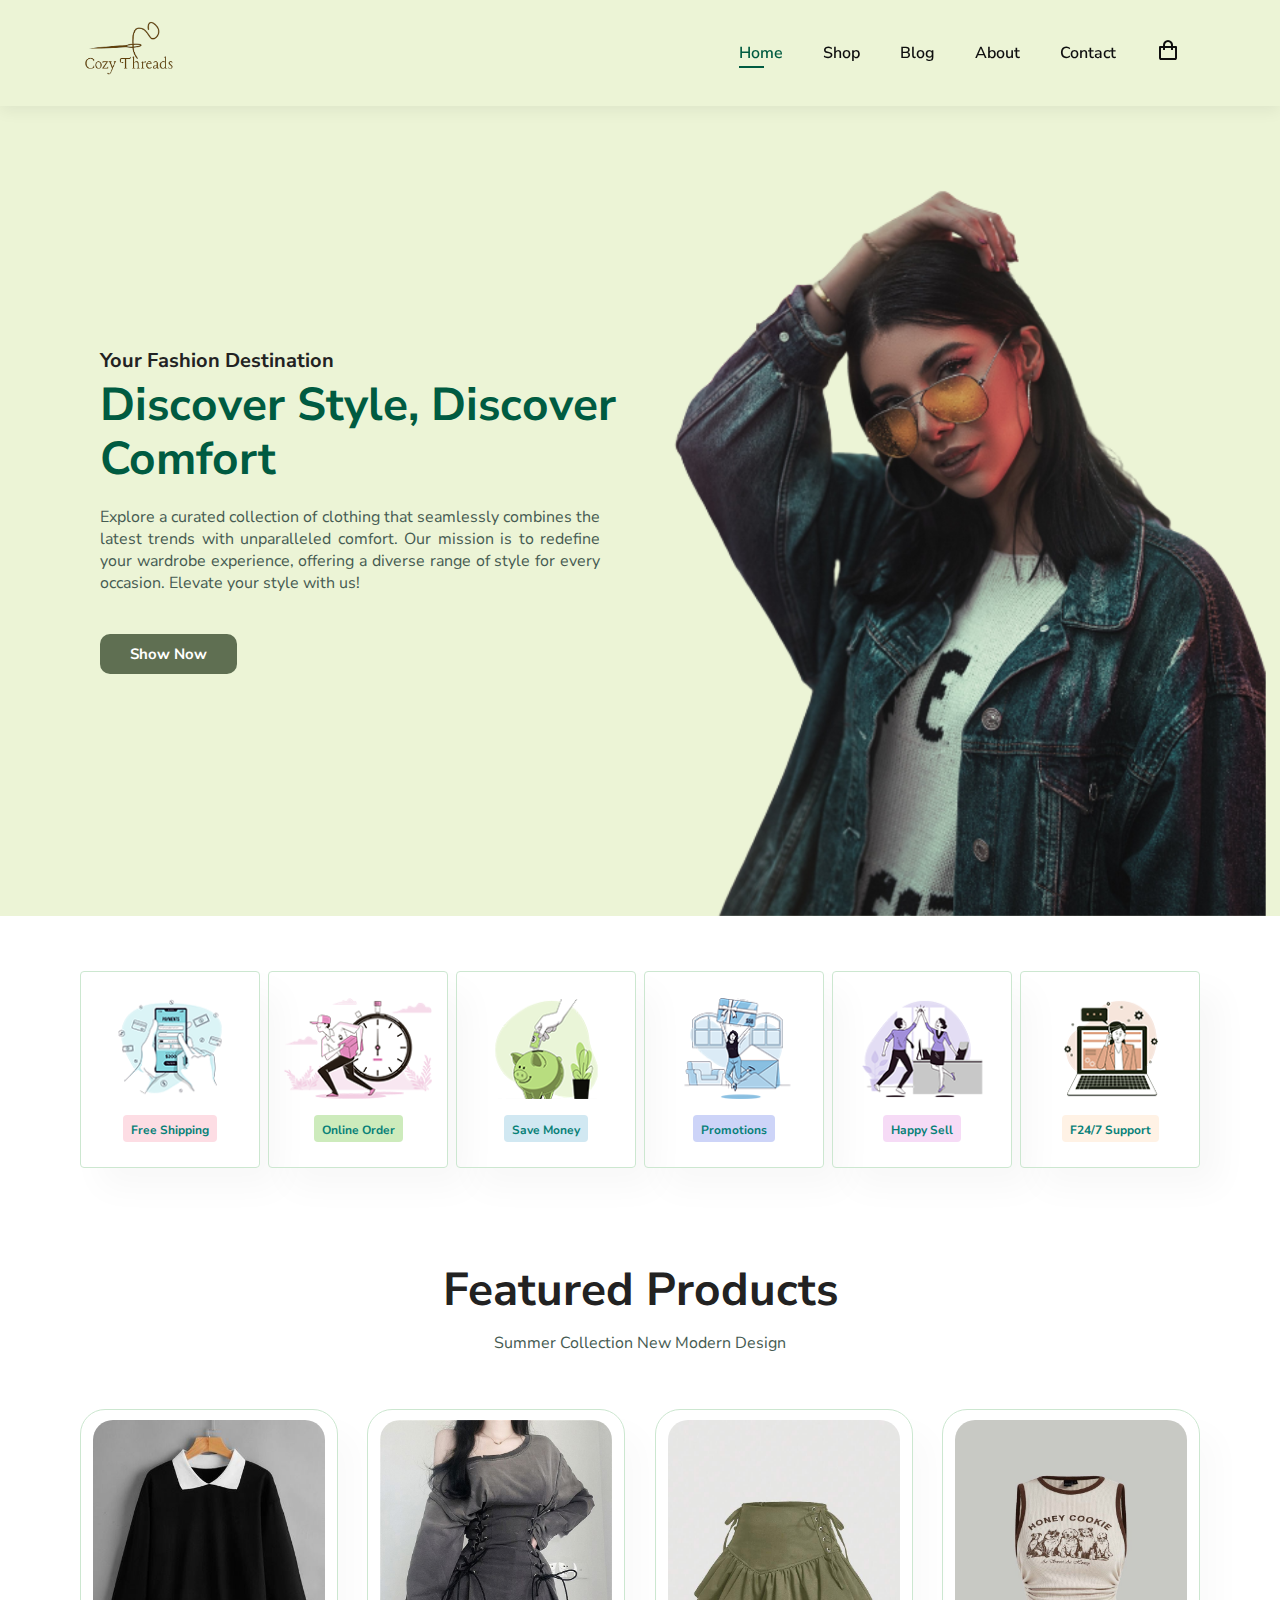
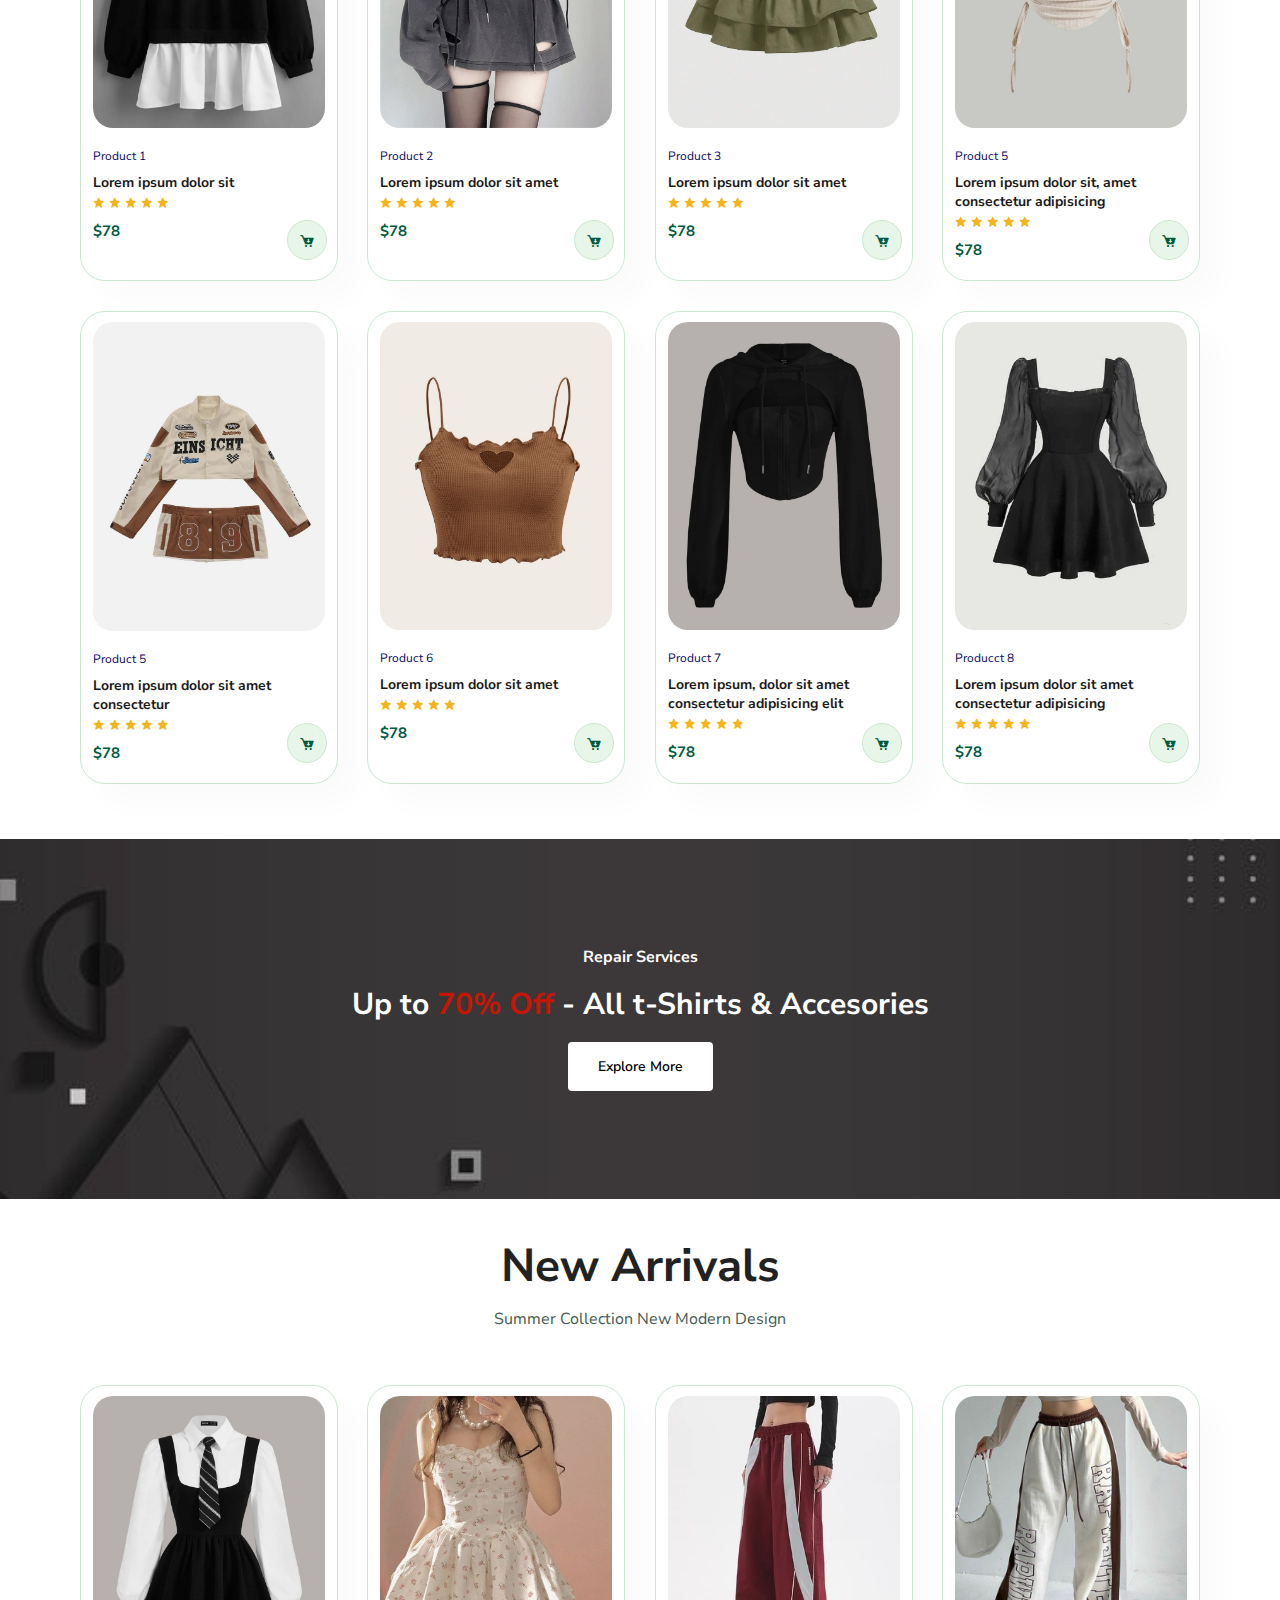
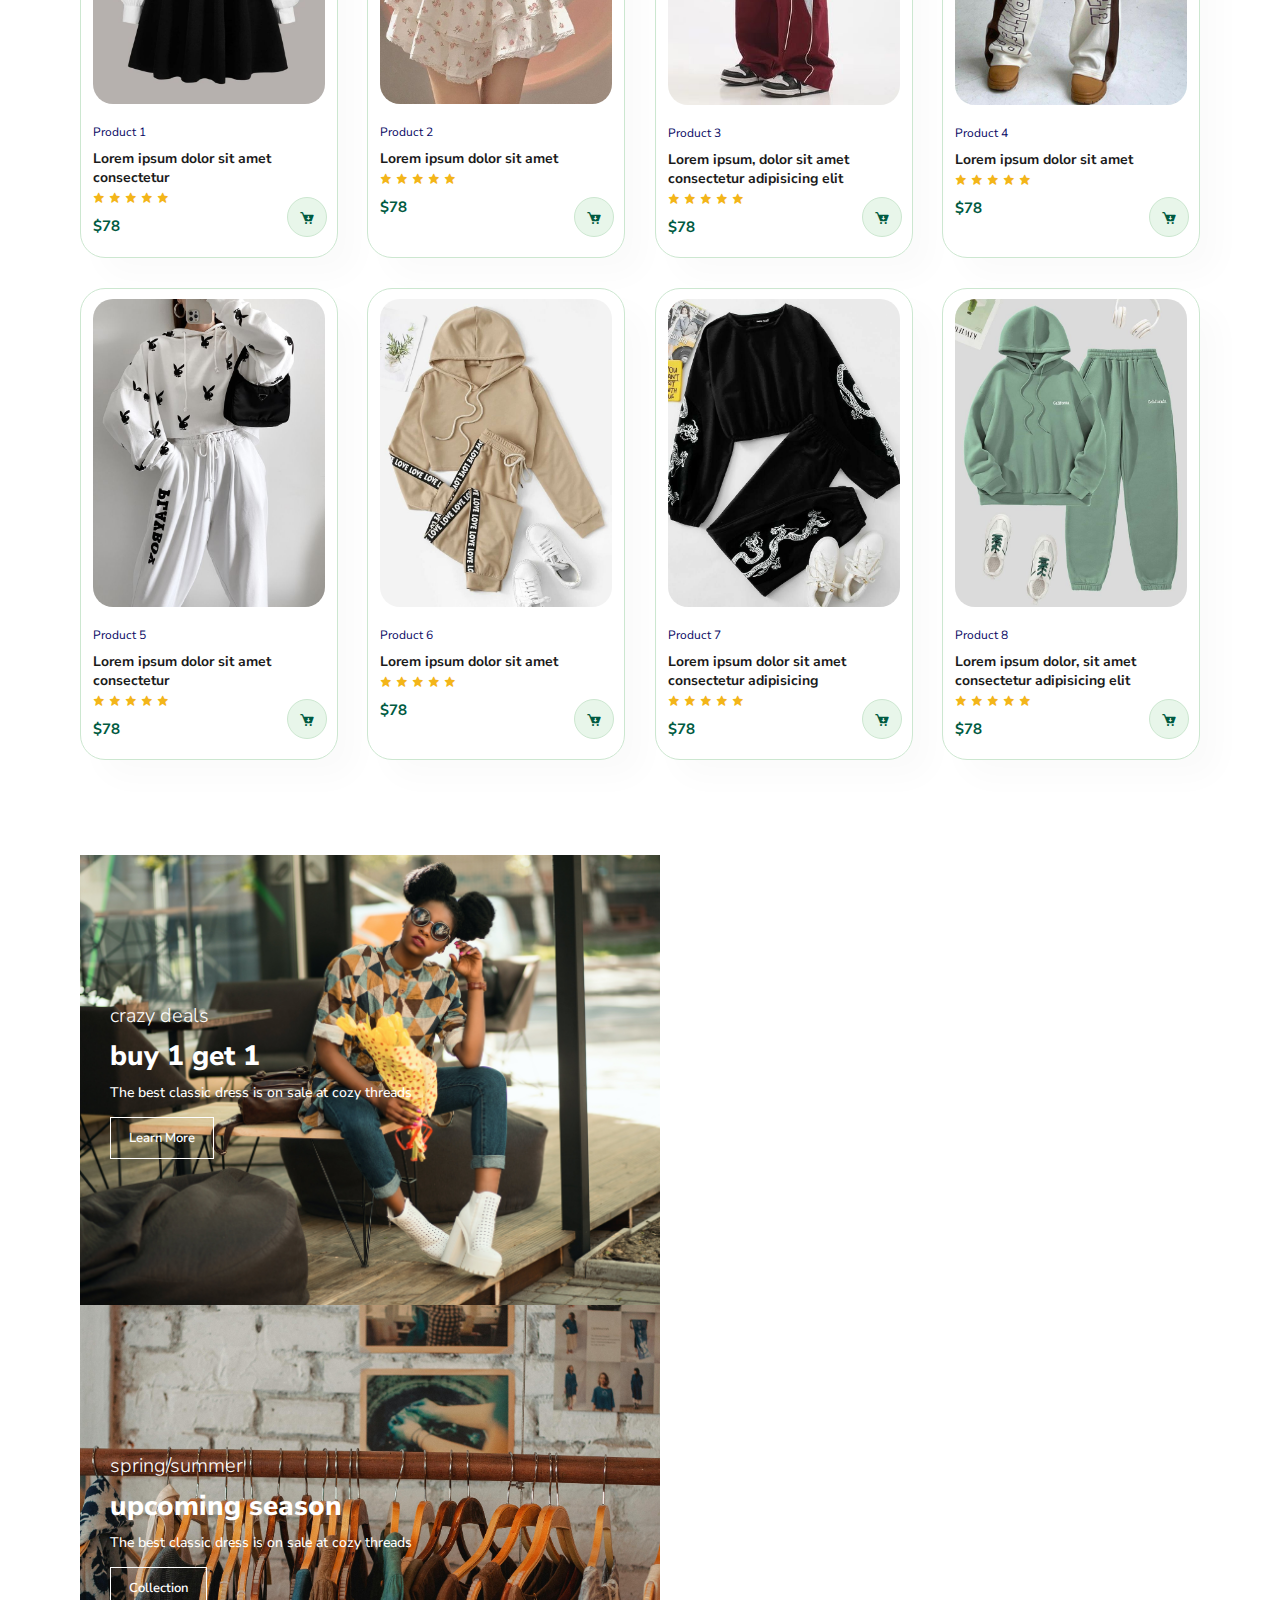
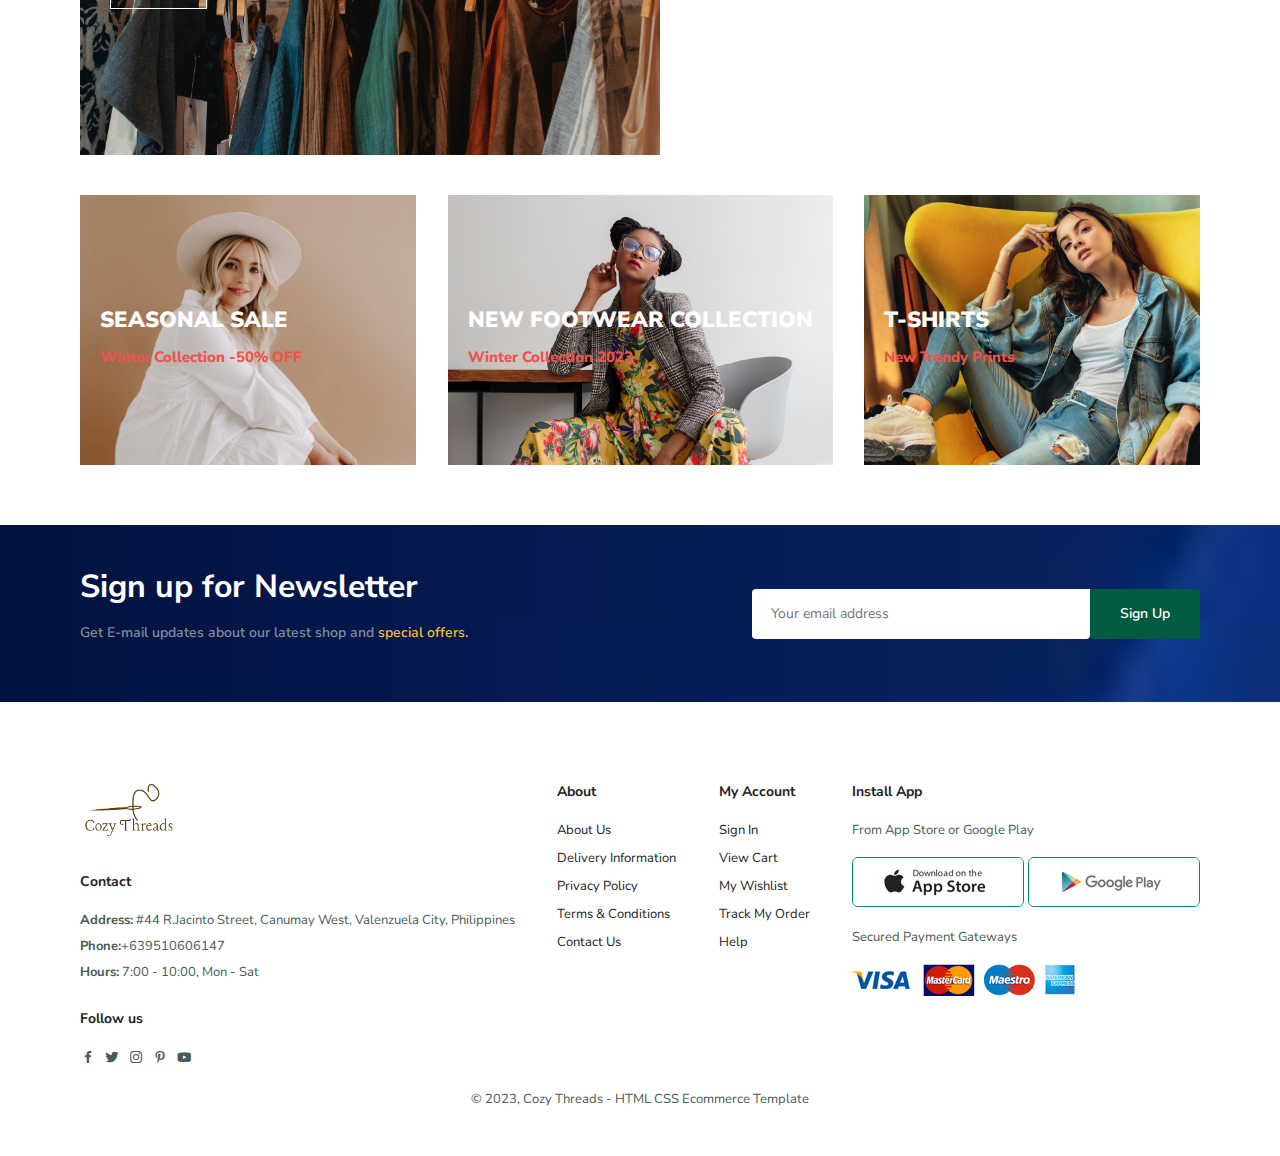
<file: index.html>
<!DOCTYPE html>
<html lang="en">
<head>
    <meta charset="UTF-8">
    <meta name="viewport" content="width=device-width, initial-scale=1.0">
    <title>Cozy Threads || Shop with All your Heart</title>
    <link href='https://unpkg.com/boxicons@2.1.4/css/boxicons.min.css' rel='stylesheet'>
    <link rel="stylesheet" href="style.css">
</head>
<body>
    
    <!-- Navbar Start -->
    <section id="navbar">

        <div class="logo">
            <img src="assets/logo.png" alt="cozylogo">
        </div>
 
        <ul class="nav-list" id="navList">
            <li><a class="active" href="index.html">Home</a></li>
            <li><a href="shop.html">Shop</a></li>
            <li><a href="blog.html">Blog</a></li>
            <li><a href="about.html">About</a></li>
            <li><a href="contact.html">Contact</a></li>
            <li id="lg-bag"><a href="cart.html">
                <i class='bx bx-shopping-bag' ></i>
            </a></li>
            <a href="#" id="close">
                <i onclick="closeMenu()" class='bx bx-x' ></i>
            </a>
        </ul>

        <div class="menu-toggle">
            <i class='bx bx-shopping-bag' ></i>
            <i onclick="toggleMenu()" class='bx bx-menu'></i>
        </div>

    </section>

    <!-- Hero Start -->
    <section id="hero">
      <div class="item1">
        <h4>Your Fashion Destination</h4>
        <h2>Discover Style, Discover Comfort</h2>
        <p>Explore a curated collection of clothing that seamlessly combines
            the latest trends with unparalleled comfort. Our mission is to
            redefine your wardrobe experience, offering a diverse range of style for every occasion.
            Elevate your style with us!
        </p>
        <button>Show Now</button>
      </div>
    </section>

    <!-- Features Start -->
    <section class="section-p1" id="feature">
        <div class="fe-box">
            <img src="assets/features/f1.png" alt="">
            <h6>Free Shipping</h6>
        </div>

        <div class="fe-box">
            <img src="assets/features/f2.png" alt="">
            <h6>Online Order</h6>
        </div>

        <div class="fe-box">
            <img src="assets/features/f3.png" alt="">
            <h6>Save Money</h6>
        </div>

        <div class="fe-box">
            <img src="assets/features/f4.png" alt="">
            <h6>Promotions</h6>
        </div>

        <div class="fe-box">
            <img src="assets/features/f5.png" alt="">
            <h6>Happy Sell</h6>
        </div>

        <div class="fe-box">
            <img src="assets/features/f6.png" alt="">
            <h6>F24/7 Support</h6>
        </div>
    </section>

    <!-- Feature Products Start-->
    <section class="section-p1" id="product1">
        <h2>Featured Products</h2>
        <p>Summer Collection New Modern Design</p>
        <div class="pro-container">
            <div class="pro">
                <img src="assets/products/f1.jpg" alt="">
                <div class="des"> 
                    <span>Product 1</span>
                    <h5>Lorem ipsum dolor sit</h5>
                    <div class="star">
                        <i class='bx bxs-star'></i>
                        <i class='bx bxs-star'></i>
                        <i class='bx bxs-star'></i>
                        <i class='bx bxs-star'></i>
                        <i class='bx bxs-star'></i>
                    </div>
                    <h4>$78</h4>
                </div>
                <a href="#">
                    <i class='bx bxs-cart-download cart'></i>
                </a>
            </div>

            <div class="pro">
                <img src="assets/products/f2.jpg" alt="">
                <div class="des"> 
                    <span>Product 2</span>
                    <h5>Lorem ipsum dolor sit amet</h5>
                    <div class="star">
                        <i class='bx bxs-star'></i>
                        <i class='bx bxs-star'></i>
                        <i class='bx bxs-star'></i>
                        <i class='bx bxs-star'></i>
                        <i class='bx bxs-star'></i>
                    </div>
                    <h4>$78</h4>
                </div>
                <a href="#">
                    <i class='bx bxs-cart-download cart'></i>
                </a>
            </div>

            <div class="pro">
                <img src="assets/products/f3.jpg" alt="">
                <div class="des"> 
                    <span>Product 3</span>
                    <h5>Lorem ipsum dolor sit amet</h5>
                    <div class="star">
                        <i class='bx bxs-star'></i>
                        <i class='bx bxs-star'></i>
                        <i class='bx bxs-star'></i>
                        <i class='bx bxs-star'></i>
                        <i class='bx bxs-star'></i>
                    </div>
                    <h4>$78</h4>
                </div>
                <a href="#">
                    <i class='bx bxs-cart-download cart'></i>
                </a>
            </div>

            <div class="pro">
                <img src="assets/products/f4.jpg" alt="">
                <div class="des"> 
                    <span>Product 5</span>
                    <h5>Lorem ipsum dolor sit, amet consectetur adipisicing</h5>
                    <div class="star">
                        <i class='bx bxs-star'></i>
                        <i class='bx bxs-star'></i>
                        <i class='bx bxs-star'></i>
                        <i class='bx bxs-star'></i>
                        <i class='bx bxs-star'></i>
                    </div>
                    <h4>$78</h4>
                </div>
                <a href="#">
                    <i class='bx bxs-cart-download cart'></i>
                </a>
            </div>

            <div class="pro">
                <img src="assets/products/f5.jpg" alt="">
                <div class="des"> 
                    <span>Product 5</span>
                    <h5>Lorem ipsum dolor sit amet consectetur</h5>
                    <div class="star">
                        <i class='bx bxs-star'></i>
                        <i class='bx bxs-star'></i>
                        <i class='bx bxs-star'></i>
                        <i class='bx bxs-star'></i>
                        <i class='bx bxs-star'></i>
                    </div>
                    <h4>$78</h4>
                </div>
                <a href="#">
                    <i class='bx bxs-cart-download cart'></i>
                </a>
            </div>

            <div class="pro">
                <img src="assets/products/f6.jpg" alt="">
                <div class="des"> 
                    <span>Product 6</span>
                    <h5>Lorem ipsum dolor sit amet</h5>
                    <div class="star">
                        <i class='bx bxs-star'></i>
                        <i class='bx bxs-star'></i>
                        <i class='bx bxs-star'></i>
                        <i class='bx bxs-star'></i>
                        <i class='bx bxs-star'></i>
                    </div>
                    <h4>$78</h4>
                </div>
                <a href="#">
                    <i class='bx bxs-cart-download cart'></i>
                </a>
            </div>

            <div class="pro">
                <img src="assets/products/f7.jpg" alt="">
                <div class="des"> 
                    <span>Product 7</span>
                    <h5>Lorem ipsum, dolor sit amet consectetur adipisicing elit</h5>
                    <div class="star">
                        <i class='bx bxs-star'></i>
                        <i class='bx bxs-star'></i>
                        <i class='bx bxs-star'></i>
                        <i class='bx bxs-star'></i>
                        <i class='bx bxs-star'></i>
                    </div>
                    <h4>$78</h4>
                </div>
                <a href="#">
                    <i class='bx bxs-cart-download cart'></i>
                </a>
            </div>

            <div class="pro">
                <img src="assets/products/f8.jpg" alt="">
                <div class="des"> 
                    <span>Producct 8</span>
                    <h5>Lorem ipsum dolor sit amet consectetur adipisicing</h5>
                    <div class="star">
                        <i class='bx bxs-star'></i>
                        <i class='bx bxs-star'></i>
                        <i class='bx bxs-star'></i>
                        <i class='bx bxs-star'></i>
                        <i class='bx bxs-star'></i>
                    </div>
                    <h4>$78</h4>
                </div>
                <a href="#">
                    <i class='bx bxs-cart-download cart'></i>
                </a>
            </div>
        </div>
    </section>

    <!-- Call to Action Start -->
    <section id="banner" class=".section-m1">
        <h4>Repair Services</h4>
        <h2>Up to <span>70% Off</span> - All t-Shirts & Accesories</h2>
        <button class="normal">Explore More</button>
    </section>

    <!-- New Arrivals Start -->
    <section class="section-p1" id="product1">
        <h2>New Arrivals</h2>
        <p>Summer Collection New Modern Design</p>
        <div class="pro-container">
            <div class="pro">
                <img src="assets/products/n1.jpg" alt="">
                <div class="des"> 
                    <span>Product 1</span>
                    <h5>Lorem ipsum dolor sit amet consectetur</h5>
                    <div class="star">
                        <i class='bx bxs-star'></i>
                        <i class='bx bxs-star'></i>
                        <i class='bx bxs-star'></i>
                        <i class='bx bxs-star'></i>
                        <i class='bx bxs-star'></i>
                    </div>
                    <h4>$78</h4>
                </div>
                <a href="#">
                    <i class='bx bxs-cart-download cart'></i>
                </a>
            </div>

            <div class="pro">
                <img src="assets/products/n2.jpg" alt="">
                <div class="des"> 
                    <span>Product 2</span>
                    <h5>Lorem ipsum dolor sit amet</h5>
                    <div class="star">
                        <i class='bx bxs-star'></i>
                        <i class='bx bxs-star'></i>
                        <i class='bx bxs-star'></i>
                        <i class='bx bxs-star'></i>
                        <i class='bx bxs-star'></i>
                    </div>
                    <h4>$78</h4>
                </div>
                <a href="#">
                    <i class='bx bxs-cart-download cart'></i>
                </a>
            </div>

            <div class="pro">
                <img src="assets/products/n3.jpg" alt="">
                <div class="des"> 
                    <span>Product 3</span>
                    <h5>Lorem ipsum, dolor sit amet consectetur adipisicing elit</h5>
                    <div class="star">
                        <i class='bx bxs-star'></i>
                        <i class='bx bxs-star'></i>
                        <i class='bx bxs-star'></i>
                        <i class='bx bxs-star'></i>
                        <i class='bx bxs-star'></i>
                    </div>
                    <h4>$78</h4>
                </div>
                <a href="#">
                    <i class='bx bxs-cart-download cart'></i>
                </a>
            </div>

            <div class="pro">
                <img src="assets/products/n4.jpg" alt="">
                <div class="des"> 
                    <span>Product 4</span>
                    <h5>Lorem ipsum dolor sit amet</h5>
                    <div class="star">
                        <i class='bx bxs-star'></i>
                        <i class='bx bxs-star'></i>
                        <i class='bx bxs-star'></i>
                        <i class='bx bxs-star'></i>
                        <i class='bx bxs-star'></i>
                    </div>
                    <h4>$78</h4>
                </div>
                <a href="#">
                    <i class='bx bxs-cart-download cart'></i>
                </a>
            </div>

            <div class="pro">
                <img src="assets/products/n5.jpg" alt="">
                <div class="des"> 
                    <span>Product 5</span>
                    <h5>Lorem ipsum dolor sit amet consectetur</h5>
                    <div class="star">
                        <i class='bx bxs-star'></i>
                        <i class='bx bxs-star'></i>
                        <i class='bx bxs-star'></i>
                        <i class='bx bxs-star'></i>
                        <i class='bx bxs-star'></i>
                    </div>
                    <h4>$78</h4>
                </div>
                <a href="#">
                    <i class='bx bxs-cart-download cart'></i>
                </a>
            </div>

            <div class="pro">
                <img src="assets/products/n6.jpg" alt="">
                <div class="des"> 
                    <span>Product 6</span>
                    <h5>Lorem ipsum dolor sit amet</h5>
                    <div class="star">
                        <i class='bx bxs-star'></i>
                        <i class='bx bxs-star'></i>
                        <i class='bx bxs-star'></i>
                        <i class='bx bxs-star'></i>
                        <i class='bx bxs-star'></i>
                    </div>
                    <h4>$78</h4>
                </div>
                <a href="#">
                    <i class='bx bxs-cart-download cart'></i>
                </a>
            </div>

            <div class="pro">
                <img src="assets/products/n7.jpg" alt="">
                <div class="des"> 
                    <span>Product 7</span>
                    <h5>Lorem ipsum dolor sit amet consectetur adipisicing</h5>
                    <div class="star">
                        <i class='bx bxs-star'></i>
                        <i class='bx bxs-star'></i>
                        <i class='bx bxs-star'></i>
                        <i class='bx bxs-star'></i>
                        <i class='bx bxs-star'></i>
                    </div>
                    <h4>$78</h4>
                </div>
                <a href="#">
                    <i class='bx bxs-cart-download cart'></i>
                </a>
            </div>

            <div class="pro">
                <img src="assets/products/n8.jpg" alt="">
                <div class="des"> 
                    <span>Product 8</span>
                    <h5>Lorem ipsum dolor, sit amet consectetur adipisicing elit</h5>
                    <div class="star">
                        <i class='bx bxs-star'></i>
                        <i class='bx bxs-star'></i>
                        <i class='bx bxs-star'></i>
                        <i class='bx bxs-star'></i>
                        <i class='bx bxs-star'></i>
                    </div>
                    <h4>$78</h4>
                </div>
                <a href="#">
                    <i class='bx bxs-cart-download cart'></i>
                </a>
            </div>
        </div>
    </section>

    <!-- Small two Banner for New Arrival Start -->
    <section id="sm-banner" class="section-p1">
        <div class="banner-box">
            <h4>crazy deals</h4>
            <h2>buy 1 get 1</h2>
            <span>The best classic dress is on sale at cozy threads</span>
            <button class="white">Learn More</button>
        </div>

        <div class="banner-box banner-box2">
            <h4>spring/summer</h4>
            <h2>upcoming season</h2>
            <span>The best classic dress is on sale at cozy threads</span>
            <button class="white">Collection</button>
        </div>
    </section>

    <!-- Three Banner Start -->
    <section id="banner3">
        <div class="banner-box">
            <h2>SEASONAL SALE</h2>
            <h3>Winter Collection -50% OFF</h3>
        </div>

        <div class="banner-box banner-box2">
            <h2>NEW FOOTWEAR COLLECTION</h2>
            <h3>Winter Collection 2023</h3>
        </div>

        <div class="banner-box banner-box3">
            <h2>T-SHIRTS</h2>
            <h3>New Trendy Prints</h3>
        </div>
    </section>

    <!-- Newsletter Start -->
    <section id="newsletter" class="section-p1 section-m1">
        <div class="news-text">
            <h4>Sign up for Newsletter</h4>
            <p>Get E-mail updates about our latest shop and <span>special offers.</span></p>
        </div>

        <div class="form">
            <input type="text" placeholder="Your email address">
            <button class="normal">Sign Up</button>
        </div>
    </section>

    <!-- Footer Start -->
    <footer class="section-p1">

        <div class="col">
            <img class="logo" src="assets/logo.png" alt="cozylogo">
            <h4>Contact</h4>
            <p><strong>Address:</strong> #44 R.Jacinto Street, Canumay West, Valenzuela City, Philippines</p>
            <p><strong>Phone:</strong>+639510606147</p>
            <p><strong>Hours:</strong> 7:00 - 10:00, Mon - Sat</p>

            <div class="follow">
                <h4>Follow us</h4>
                <div class="icon">
                    <i class='bx bxl-facebook' ></i>
                    <i class='bx bxl-twitter' ></i>
                    <i class='bx bxl-instagram' ></i>
                    <i class='bx bxl-pinterest-alt' ></i>
                    <i class='bx bxl-youtube' ></i>
                </div>
            </div>
        </div>

        <div class="col">
            <h4>About</h4>
            <a href="#">About Us</a>
            <a href="#">Delivery Information</a>
            <a href="#">Privacy Policy</a>
            <a href="#">Terms & Conditions</a>
            <a href="#">Contact Us</a>
        </div>

        <div class="col">
            <h4>My Account</h4>
            <a href="#">Sign In</a>
            <a href="#">View Cart</a>
            <a href="#">My Wishlist</a>
            <a href="#">Track My Order</a>
            <a href="#">Help</a>
        </div>

        <div class="col install">
            <h4>Install App</h4>
            <p>From App Store or Google Play</p>
            <div class="row">
                <img src="assets/pay/app.jpg" alt="">
                <img src="assets/pay/play.jpg" alt="">
            </div>
            <p>Secured Payment Gateways</p>
            <img src="assets/pay/pay.png" alt="">
        </div>

        <div class="copyright">
            <p>© 2023, Cozy Threads - HTML CSS Ecommerce Template</p>
        </div>
    </footer>

    <script src="script.js"></script>
</body>
</html>
</file>
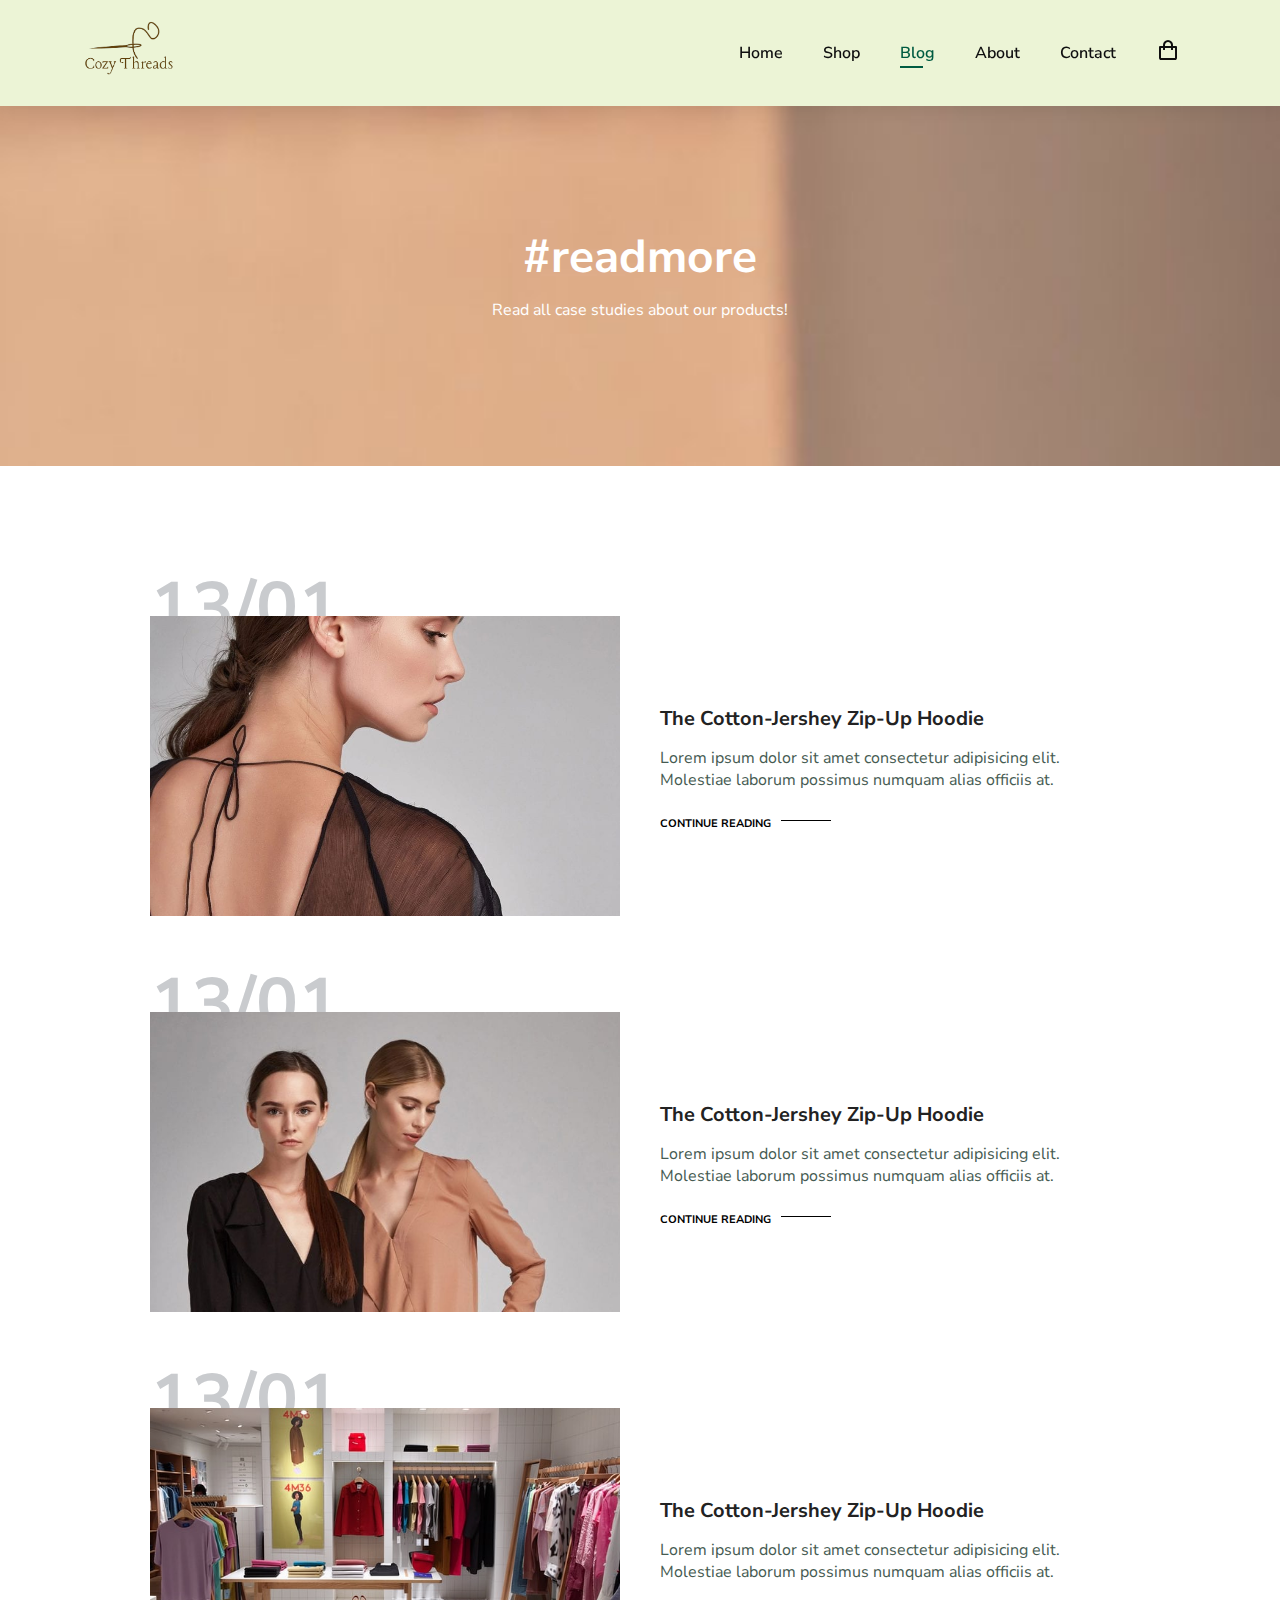
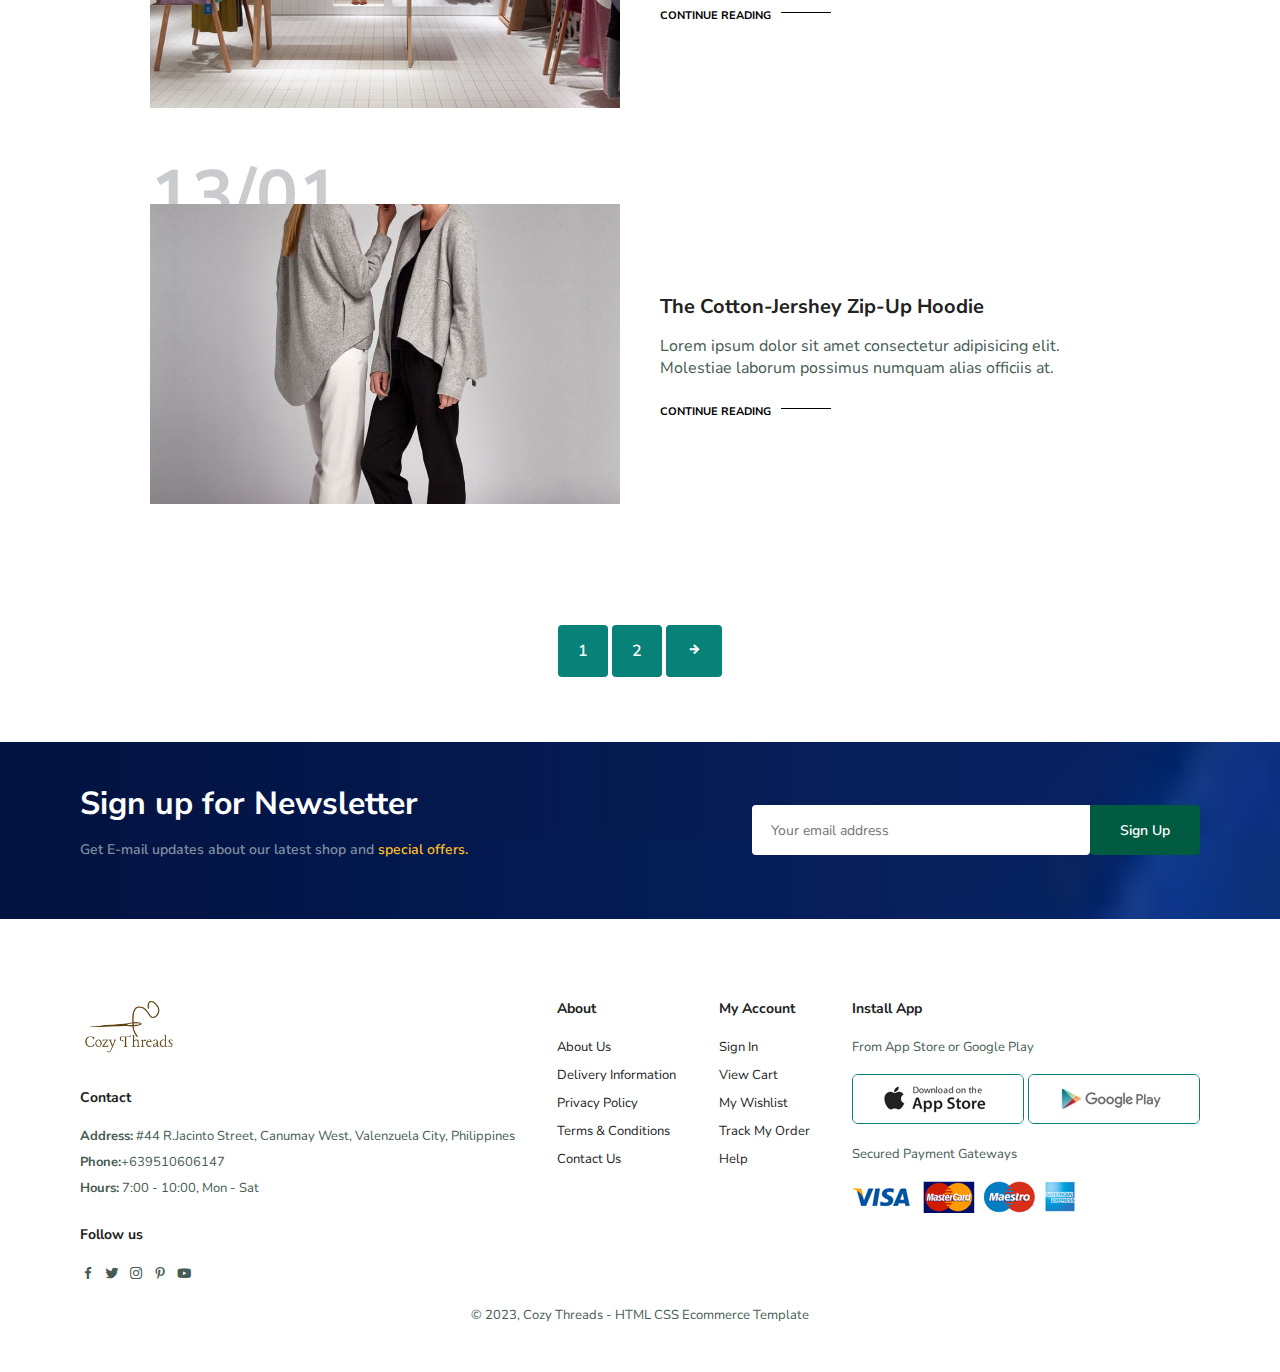
<file: blog.html>
<!DOCTYPE html>
<html lang="en">
<head>
    <meta charset="UTF-8">
    <meta name="viewport" content="width=device-width, initial-scale=1.0">
    <title>Cozy Threads || Shop with All your Heart</title>
    <link href='https://unpkg.com/boxicons@2.1.4/css/boxicons.min.css' rel='stylesheet'>
    <link rel="stylesheet" href="style.css">
</head>
<body>
    
    <!-- Navbar Start -->
    <section id="navbar">

        <div class="logo">
            <img src="assets/logo.png" alt="cozylogo">
        </div>
 
        <ul class="nav-list" id="navList">
            <li><a href="index.html">Home</a></li>
            <li><a href="shop.html">Shop</a></li>
            <li><a class="active" href="blog.html">Blog</a></li>
            <li><a href="about.html">About</a></li>
            <li><a href="contact.html">Contact</a></li>
            <li id="lg-bag"><a href="cart.html">
                <i class='bx bx-shopping-bag' ></i>
            </a></li>
            <a href="#" id="close">
                <i onclick="closeMenu()" class='bx bx-x' ></i>
            </a>
        </ul>

        <div class="menu-toggle">
            <i class='bx bx-shopping-bag' ></i>
            <i onclick="toggleMenu()" class='bx bx-menu'></i>
        </div>

    </section>

    <!-- Hero Start -->
    <section id="page-header" class="blog-header">
      <div class="item1">
        <h2>#readmore</h2>
        <p>Read all case studies about our products!</p>
      </div>
    </section>

    <!-- Blog Start -->
    <section id="blog">
        <div class="blog-box">
            <div class="blog-img">
                <img src="assets/blog/b1.jpg" alt="">
            </div>
            <div class="blog-details">
                <h4>The Cotton-Jershey Zip-Up Hoodie</h4>
                <p>Lorem ipsum dolor sit amet consectetur adipisicing elit. Molestiae laborum possimus numquam alias officiis at.</p>
                <a href="#">CONTINUE READING</a>
            </div>
            <h1>13/01</h1>
        </div>

        <div class="blog-box">
            <div class="blog-img">
                <img src="assets/blog/b2.jpg" alt="">
            </div>
            <div class="blog-details">
                <h4>The Cotton-Jershey Zip-Up Hoodie</h4>
                <p>Lorem ipsum dolor sit amet consectetur adipisicing elit. Molestiae laborum possimus numquam alias officiis at.</p>
                <a href="#">CONTINUE READING</a>
            </div>
            <h1>13/01</h1>
        </div>

        <div class="blog-box">
            <div class="blog-img">
                <img src="assets/blog/b3.jpg" alt="">
            </div>
            <div class="blog-details">
                <h4>The Cotton-Jershey Zip-Up Hoodie</h4>
                <p>Lorem ipsum dolor sit amet consectetur adipisicing elit. Molestiae laborum possimus numquam alias officiis at.</p>
                <a href="#">CONTINUE READING</a>
            </div>
            <h1>13/01</h1>
        </div>

        <div class="blog-box">
            <div class="blog-img">
                <img src="assets/blog/b4.jpg" alt="">
            </div>
            <div class="blog-details">
                <h4>The Cotton-Jershey Zip-Up Hoodie</h4>
                <p>Lorem ipsum dolor sit amet consectetur adipisicing elit. Molestiae laborum possimus numquam alias officiis at.</p>
                <a href="#">CONTINUE READING</a>
            </div>
            <h1>13/01</h1>
        </div>
    </section>


    <!-- Pagination Start -->
    <section id="pagination" class="section-p1">
        <a href="#">1</a>
        <a href="#">2</a>
        <a href="#">
            <i class='bx bx-right-arrow-alt'></i>
        </a>
    </section>

    <!-- Newsletter Start -->
    <section id="newsletter" class="section-p1 section-m1">
        <div class="news-text">
            <h4>Sign up for Newsletter</h4>
            <p>Get E-mail updates about our latest shop and <span>special offers.</span></p>
        </div>

        <div class="form">
            <input type="text" placeholder="Your email address">
            <button class="normal">Sign Up</button>
        </div>
    </section>

    <!-- Footer Start -->
    <footer class="section-p1">

        <div class="col">
            <img class="logo" src="assets/logo.png" alt="cozylogo">
            <h4>Contact</h4>
            <p><strong>Address:</strong> #44 R.Jacinto Street, Canumay West, Valenzuela City, Philippines</p>
            <p><strong>Phone:</strong>+639510606147</p>
            <p><strong>Hours:</strong> 7:00 - 10:00, Mon - Sat</p>

            <div class="follow">
                <h4>Follow us</h4>
                <div class="icon">
                    <i class='bx bxl-facebook' ></i>
                    <i class='bx bxl-twitter' ></i>
                    <i class='bx bxl-instagram' ></i>
                    <i class='bx bxl-pinterest-alt' ></i>
                    <i class='bx bxl-youtube' ></i>
                </div>
            </div>
        </div>

        <div class="col">
            <h4>About</h4>
            <a href="#">About Us</a>
            <a href="#">Delivery Information</a>
            <a href="#">Privacy Policy</a>
            <a href="#">Terms & Conditions</a>
            <a href="#">Contact Us</a>
        </div>

        <div class="col">
            <h4>My Account</h4>
            <a href="#">Sign In</a>
            <a href="#">View Cart</a>
            <a href="#">My Wishlist</a>
            <a href="#">Track My Order</a>
            <a href="#">Help</a>
        </div>

        <div class="col install">
            <h4>Install App</h4>
            <p>From App Store or Google Play</p>
            <div class="row">
                <img src="assets/pay/app.jpg" alt="">
                <img src="assets/pay/play.jpg" alt="">
            </div>
            <p>Secured Payment Gateways</p>
            <img src="assets/pay/pay.png" alt="">
        </div>

        <div class="copyright">
            <p>© 2023, Cozy Threads - HTML CSS Ecommerce Template</p>
        </div>
    </footer>

    <script src="script.js"></script>
</body>
</html>
</file>
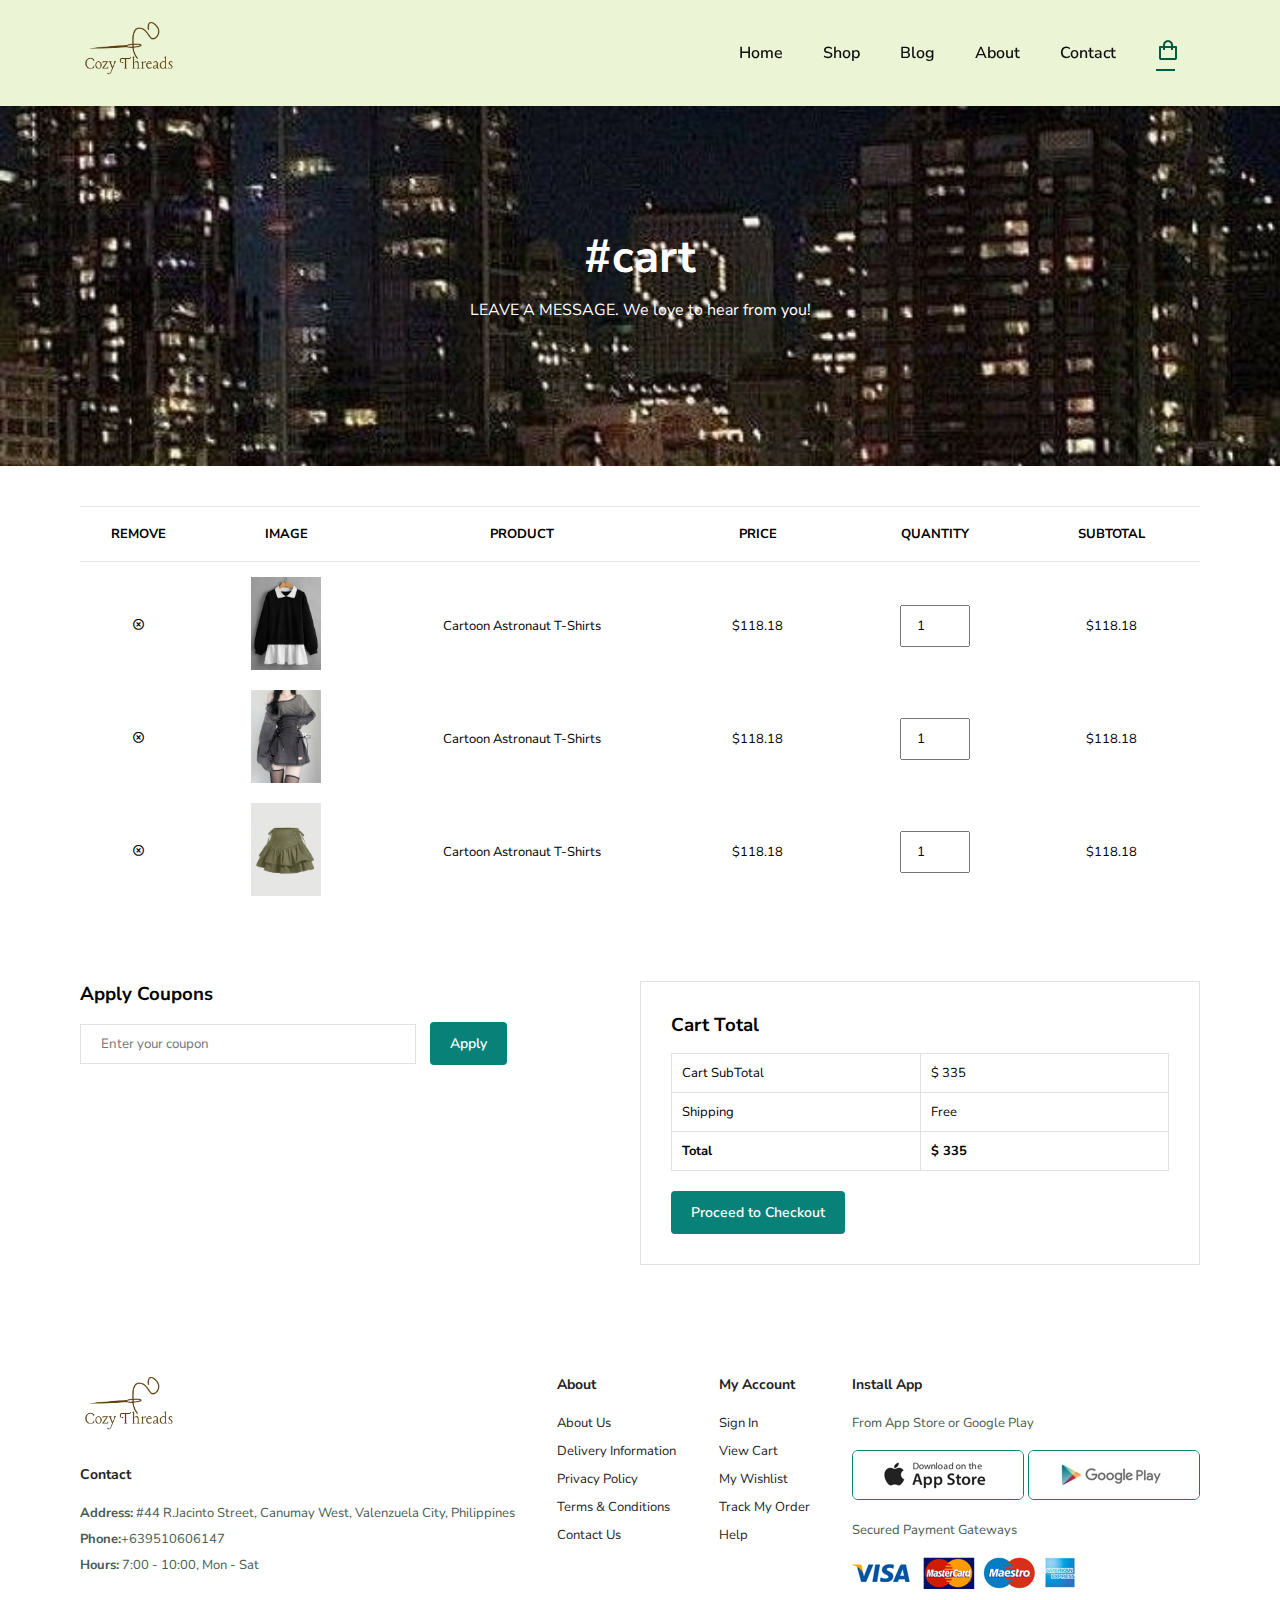
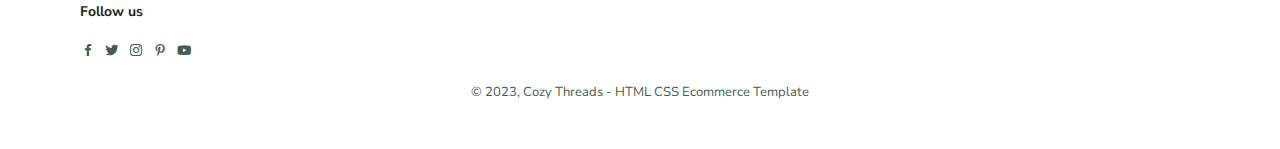
<file: cart.html>
<!DOCTYPE html>
<html lang="en">
<head>
    <meta charset="UTF-8">
    <meta name="viewport" content="width=device-width, initial-scale=1.0">
    <title>Cozy Threads || Shop with All your Heart</title>
    <link href='https://unpkg.com/boxicons@2.1.4/css/boxicons.min.css' rel='stylesheet'>
    <link rel="stylesheet" href="style.css">
</head>
<body>
    
    <!-- Navbar Start -->
    <section id="navbar">

        <div class="logo">
            <img src="assets/logo.png" alt="cozylogo">
        </div>
 
        <ul class="nav-list" id="navList">
            <li><a href="index.html">Home</a></li>
            <li><a href="shop.html">Shop</a></li>
            <li><a href="blog.html">Blog</a></li>
            <li><a href="about.html">About</a></li>
            <li><a  href="contact.html">Contact</a></li>
            <li id="lg-bag"><a class="active" href="cart.html">
                <i class='bx bx-shopping-bag' ></i>
            </a></li>
            <a href="#" id="close">
                <i onclick="closeMenu()" class='bx bx-x' ></i>
            </a>
        </ul>

        <div class="menu-toggle">
            <i class='bx bx-shopping-bag' ></i>
            <i onclick="toggleMenu()" class='bx bx-menu'></i>
        </div>

    </section>

    <!-- Hero Start -->
    <section id="page-header" class="about-header">
      <div class="item1">
        <h2>#cart</h2>
        <p>LEAVE A MESSAGE. We love to hear from you!</p>
      </div>
    </section>

    <!-- Cart Table Start-->
    <section id="cart" class="section-p1">
        <table width="100%">
            <thead>
                <tr>
                    <td>Remove</td>
                    <td>Image</td>
                    <td>Product</td>
                    <td>Price</td>
                    <td>Quantity</td>
                    <td>Subtotal</td>
                </tr>
            </thead>
            <tbody>

                <tr>
                    <td><a href="#"><i class='bx bx-x-circle'></i></a></td>
                    <td><img src="assets/products/f1.jpg" alt=""></td>
                    <td>Cartoon Astronaut T-Shirts</td>
                    <td>$118.18</td>
                    <td><input type="number" value="1"></td>
                    <td>$118.18</td>
                </tr>

                <tr>
                    <td><a href="#"><i class='bx bx-x-circle'></i></a></td>
                    <td><img src="assets/products/f2.jpg" alt=""></td>
                    <td>Cartoon Astronaut T-Shirts</td>
                    <td>$118.18</td>
                    <td><input type="number" value="1"></td>
                    <td>$118.18</td>
                </tr>

                <tr>
                    <td><a href="#"><i class='bx bx-x-circle'></i></a></td>
                    <td><img src="assets/products/f3.jpg" alt=""></td>
                    <td>Cartoon Astronaut T-Shirts</td>
                    <td>$118.18</td>
                    <td><input type="number" value="1"></td>
                    <td>$118.18</td>
                </tr>
            </tbody>
        </table>
    </section>

    <!-- Coupon Start -->
    <section id="cart-add" class="section-p1">
        <div id="coupon">
            <h3>Apply Coupons</h3>
            <div>
                <input type="text" placeholder="Enter your coupon">
                <button class="normal">Apply</button>
            </div>
        </div>

        <div id="subtotal">
            <h3>Cart Total</h3>
            <table>
                <tr>
                    <td>Cart SubTotal</td>
                    <td>$ 335</td>
                </tr>
                <tr>
                    <td>Shipping</td>
                    <td>Free</td>
                </tr>
                <tr>
                    <td><strong>Total</strong></td>
                    <td><strong>$ 335</strong></td>
                </tr>
            </table>
            <button class="normal">Proceed to Checkout</button>
        </div>
    </section>

    <!-- Footer Start -->
    <footer class="section-p1">

        <div class="col">
            <img class="logo" src="assets/logo.png" alt="cozylogo">
            <h4>Contact</h4>
            <p><strong>Address:</strong> #44 R.Jacinto Street, Canumay West, Valenzuela City, Philippines</p>
            <p><strong>Phone:</strong>+639510606147</p>
            <p><strong>Hours:</strong> 7:00 - 10:00, Mon - Sat</p>

            <div class="follow">
                <h4>Follow us</h4>
                <div class="icon">
                    <i class='bx bxl-facebook' ></i>
                    <i class='bx bxl-twitter' ></i>
                    <i class='bx bxl-instagram' ></i>
                    <i class='bx bxl-pinterest-alt' ></i>
                    <i class='bx bxl-youtube' ></i>
                </div>
            </div>
        </div>

        <div class="col">
            <h4>About</h4>
            <a href="#">About Us</a>
            <a href="#">Delivery Information</a>
            <a href="#">Privacy Policy</a>
            <a href="#">Terms & Conditions</a>
            <a href="#">Contact Us</a>
        </div>

        <div class="col">
            <h4>My Account</h4>
            <a href="#">Sign In</a>
            <a href="#">View Cart</a>
            <a href="#">My Wishlist</a>
            <a href="#">Track My Order</a>
            <a href="#">Help</a>
        </div>

        <div class="col install">
            <h4>Install App</h4>
            <p>From App Store or Google Play</p>
            <div class="row">
                <img src="assets/pay/app.jpg" alt="">
                <img src="assets/pay/play.jpg" alt="">
            </div>
            <p>Secured Payment Gateways</p>
            <img src="assets/pay/pay.png" alt="">
        </div>

        <div class="copyright">
            <p>© 2023, Cozy Threads - HTML CSS Ecommerce Template</p>
        </div>
    </footer>

    <script src="script.js"></script>
</body>
</html>
</file>
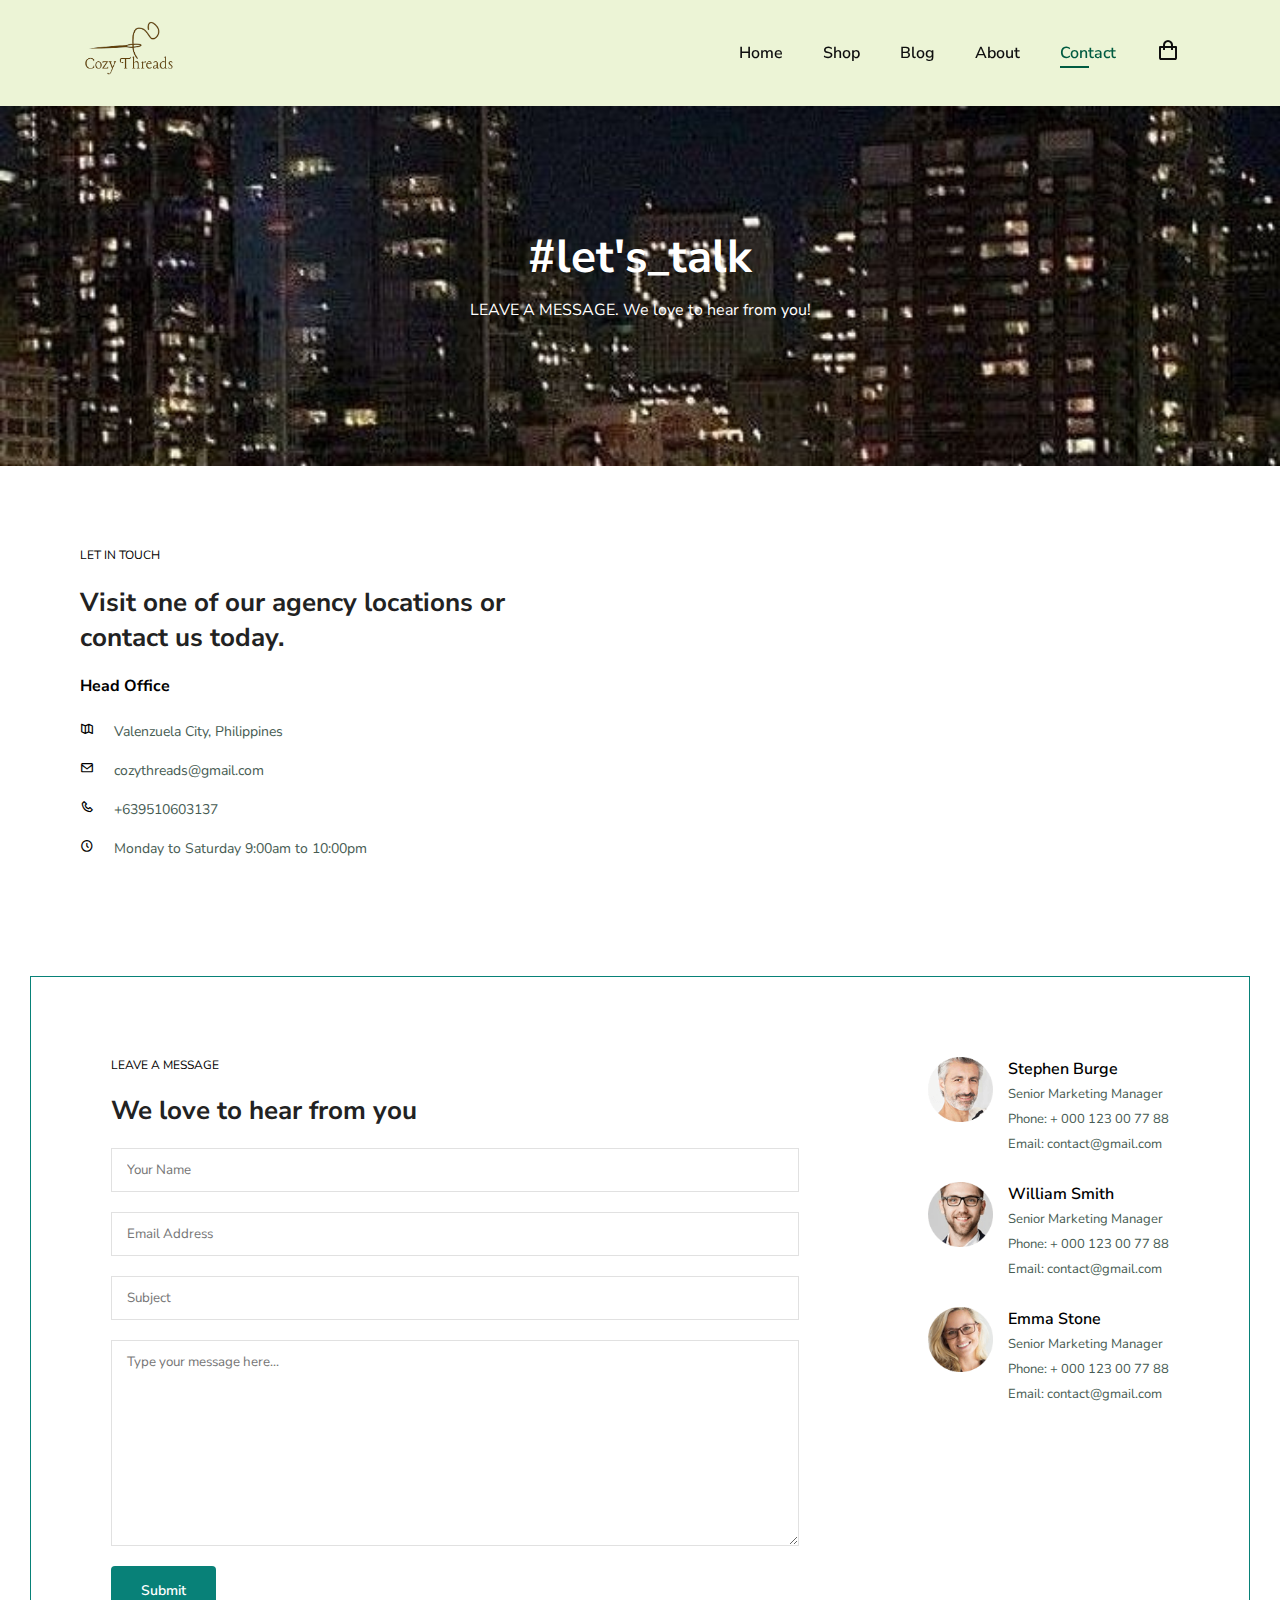
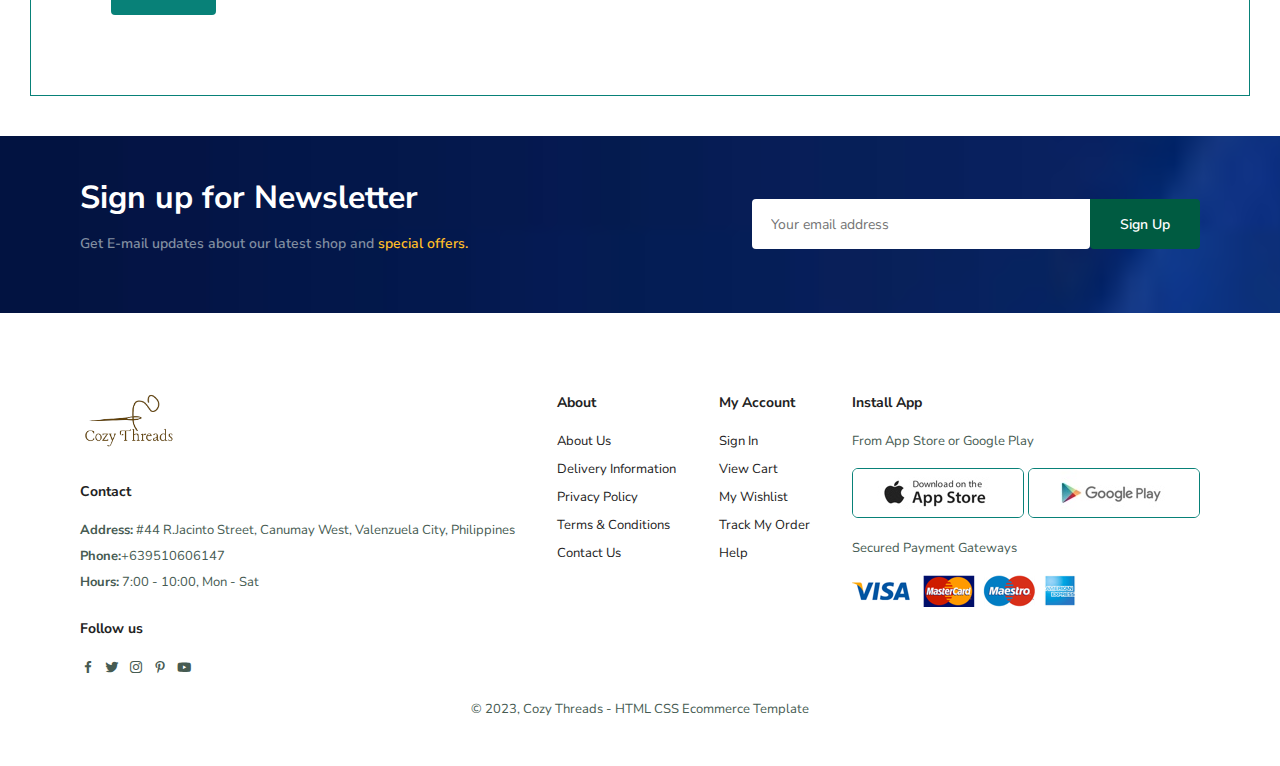
<file: contact.html>
<!DOCTYPE html>
<html lang="en">
<head>
    <meta charset="UTF-8">
    <meta name="viewport" content="width=device-width, initial-scale=1.0">
    <title>Cozy Threads || Shop with All your Heart</title>
    <link href='https://unpkg.com/boxicons@2.1.4/css/boxicons.min.css' rel='stylesheet'>
    <link rel="stylesheet" href="style.css">
</head>
<body>
    
    <!-- Navbar Start -->
    <section id="navbar">

        <div class="logo">
            <img src="assets/logo.png" alt="cozylogo">
        </div>
 
        <ul class="nav-list" id="navList">
            <li><a href="index.html">Home</a></li>
            <li><a href="shop.html">Shop</a></li>
            <li><a href="blog.html">Blog</a></li>
            <li><a href="about.html">About</a></li>
            <li><a class="active"  href="contact.html">Contact</a></li>
            <li id="lg-bag"><a href="cart.html">
                <i class='bx bx-shopping-bag' ></i>
            </a></li>
            <a href="#" id="close">
                <i onclick="closeMenu()" class='bx bx-x' ></i>
            </a>
        </ul>

        <div class="menu-toggle">
            <i class='bx bx-shopping-bag' ></i>
            <i onclick="toggleMenu()" class='bx bx-menu'></i>
        </div>

    </section>

    <!-- Hero Start -->
    <section id="page-header" class="about-header">
      <div class="item1">
        <h2>#let's_talk</h2>
        <p>LEAVE A MESSAGE. We love to hear from you!</p>
      </div>
    </section>

    <!-- Contact details Start -->
    <section id="contact-details" class="section-p1">
        <div class="details">
            <span>LET IN TOUCH</span>
            <h2>Visit one of our agency locations or contact us today.</h2>
            <h3>Head Office</h3>
            <div>
                <li>
                    <i class='bx bx-map-alt' ></i>
                    <p>Valenzuela City, Philippines</p>
                </li>
                <li>
                    <i class='bx bx-envelope' ></i>
                    <p>cozythreads@gmail.com</p>
                </li>
                <li>
                    <i class='bx bx-phone' ></i>
                    <p>+639510603137</p>
                </li>
                <li>
                    <i class='bx bx-time-five'></i>
                    <p>Monday to Saturday 9:00am to 10:00pm</p>
                </li>
            </div>
        </div>

        <div class="map">
            <iframe src="https://www.google.com/maps/embed?pb=!1m18!1m12!1m3!1d15435.937485525348!2d120.97274153696493!3d14.713475672579024!2m3!1f0!2f0!3f0!3m2!1i1024!2i768!4f13.1!3m3!1m2!1s0x3397b3e6d4ca017f%3A0x61f1493e0ea3b2cc!2sCanumay%20West%2C%20Valenzuela%2C%20Metro%20Manila!5e0!3m2!1sen!2sph!4v1701155334083!5m2!1sen!2sph" width="600" height="450" style="border:0;" allowfullscreen="" loading="lazy" referrerpolicy="no-referrer-when-downgrade"></iframe>
        </div>
    </section>

    <!-- contact Form Start -->
    <section id="form-details">
        <form action="">
            <span>LEAVE A MESSAGE</span>
            <h2>We love to hear from you</h2>
            <input type="text" placeholder="Your Name">
            <input type="email" placeholder="Email Address">
            <input type="text" placeholder="Subject">
            <textarea name="" id="" cols="30" rows="10" placeholder="Type your message here..."></textarea>
            <button class="normal">Submit</button>
        </form>

        <div class="people">
            <div>
                <img src="assets/people/1.png" alt="">
                <p><span>Stephen Burge</span> Senior Marketing Manager <br>
                    Phone: + 000 123 00 77 88 <br> Email: contact@gmail.com
                </p>
            </div>

            <div>
                <img src="assets/people/2.png" alt="">
                <p><span>William Smith</span> Senior Marketing Manager <br>
                    Phone: + 000 123 00 77 88 <br> Email: contact@gmail.com
                </p>
            </div>

            <div>
                <img src="assets/people/3.png" alt="">
                <p><span>Emma Stone</span> Senior Marketing Manager <br>
                    Phone: + 000 123 00 77 88 <br> Email: contact@gmail.com
                </p>
            </div>
        </div>
    </section>

    <!-- Newsletter Start -->
    <section id="newsletter" class="section-p1 section-m1">
        <div class="news-text">
            <h4>Sign up for Newsletter</h4>
            <p>Get E-mail updates about our latest shop and <span>special offers.</span></p>
        </div>

        <div class="form">
            <input type="text" placeholder="Your email address">
            <button class="normal">Sign Up</button>
        </div>
    </section>

    <!-- Footer Start -->
    <footer class="section-p1">

        <div class="col">
            <img class="logo" src="assets/logo.png" alt="cozylogo">
            <h4>Contact</h4>
            <p><strong>Address:</strong> #44 R.Jacinto Street, Canumay West, Valenzuela City, Philippines</p>
            <p><strong>Phone:</strong>+639510606147</p>
            <p><strong>Hours:</strong> 7:00 - 10:00, Mon - Sat</p>

            <div class="follow">
                <h4>Follow us</h4>
                <div class="icon">
                    <i class='bx bxl-facebook' ></i>
                    <i class='bx bxl-twitter' ></i>
                    <i class='bx bxl-instagram' ></i>
                    <i class='bx bxl-pinterest-alt' ></i>
                    <i class='bx bxl-youtube' ></i>
                </div>
            </div>
        </div>

        <div class="col">
            <h4>About</h4>
            <a href="#">About Us</a>
            <a href="#">Delivery Information</a>
            <a href="#">Privacy Policy</a>
            <a href="#">Terms & Conditions</a>
            <a href="#">Contact Us</a>
        </div>

        <div class="col">
            <h4>My Account</h4>
            <a href="#">Sign In</a>
            <a href="#">View Cart</a>
            <a href="#">My Wishlist</a>
            <a href="#">Track My Order</a>
            <a href="#">Help</a>
        </div>

        <div class="col install">
            <h4>Install App</h4>
            <p>From App Store or Google Play</p>
            <div class="row">
                <img src="assets/pay/app.jpg" alt="">
                <img src="assets/pay/play.jpg" alt="">
            </div>
            <p>Secured Payment Gateways</p>
            <img src="assets/pay/pay.png" alt="">
        </div>

        <div class="copyright">
            <p>© 2023, Cozy Threads - HTML CSS Ecommerce Template</p>
        </div>
    </footer>

    <script src="script.js"></script>
</body>
</html>
</file>
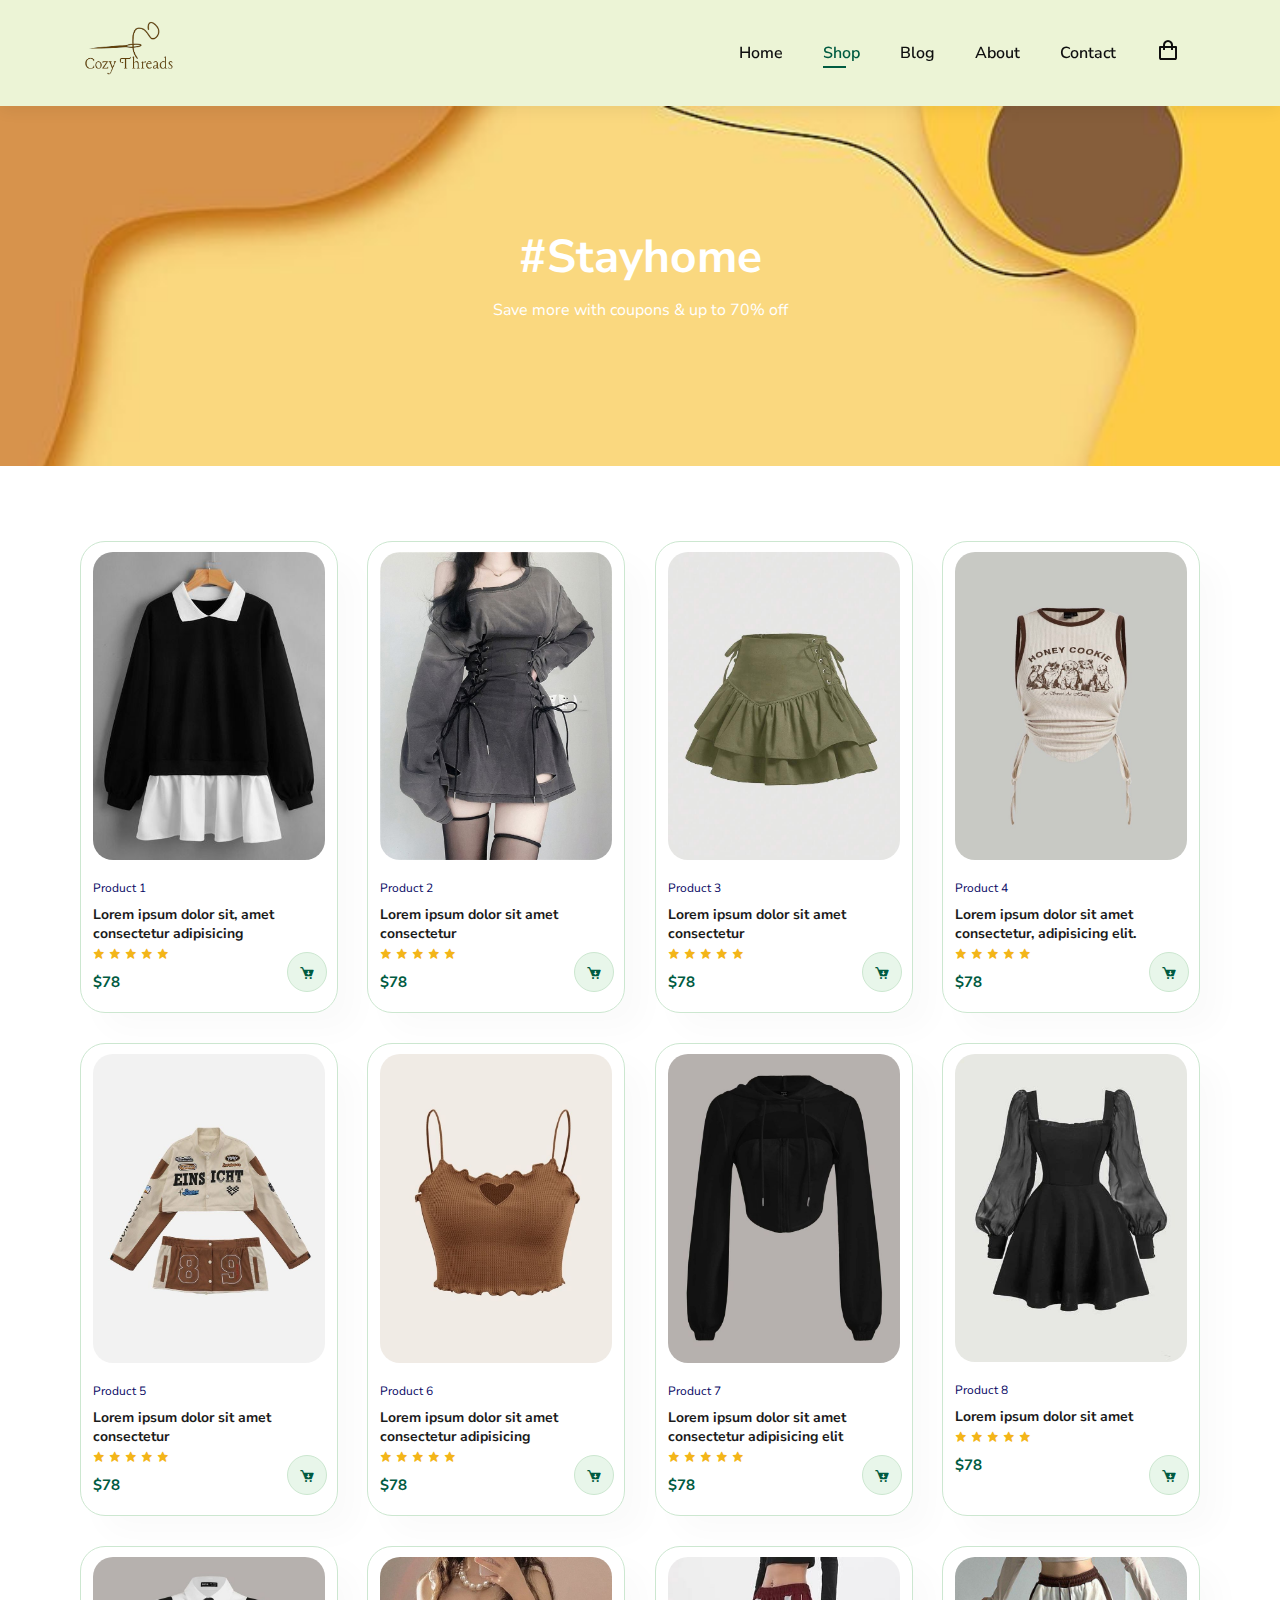
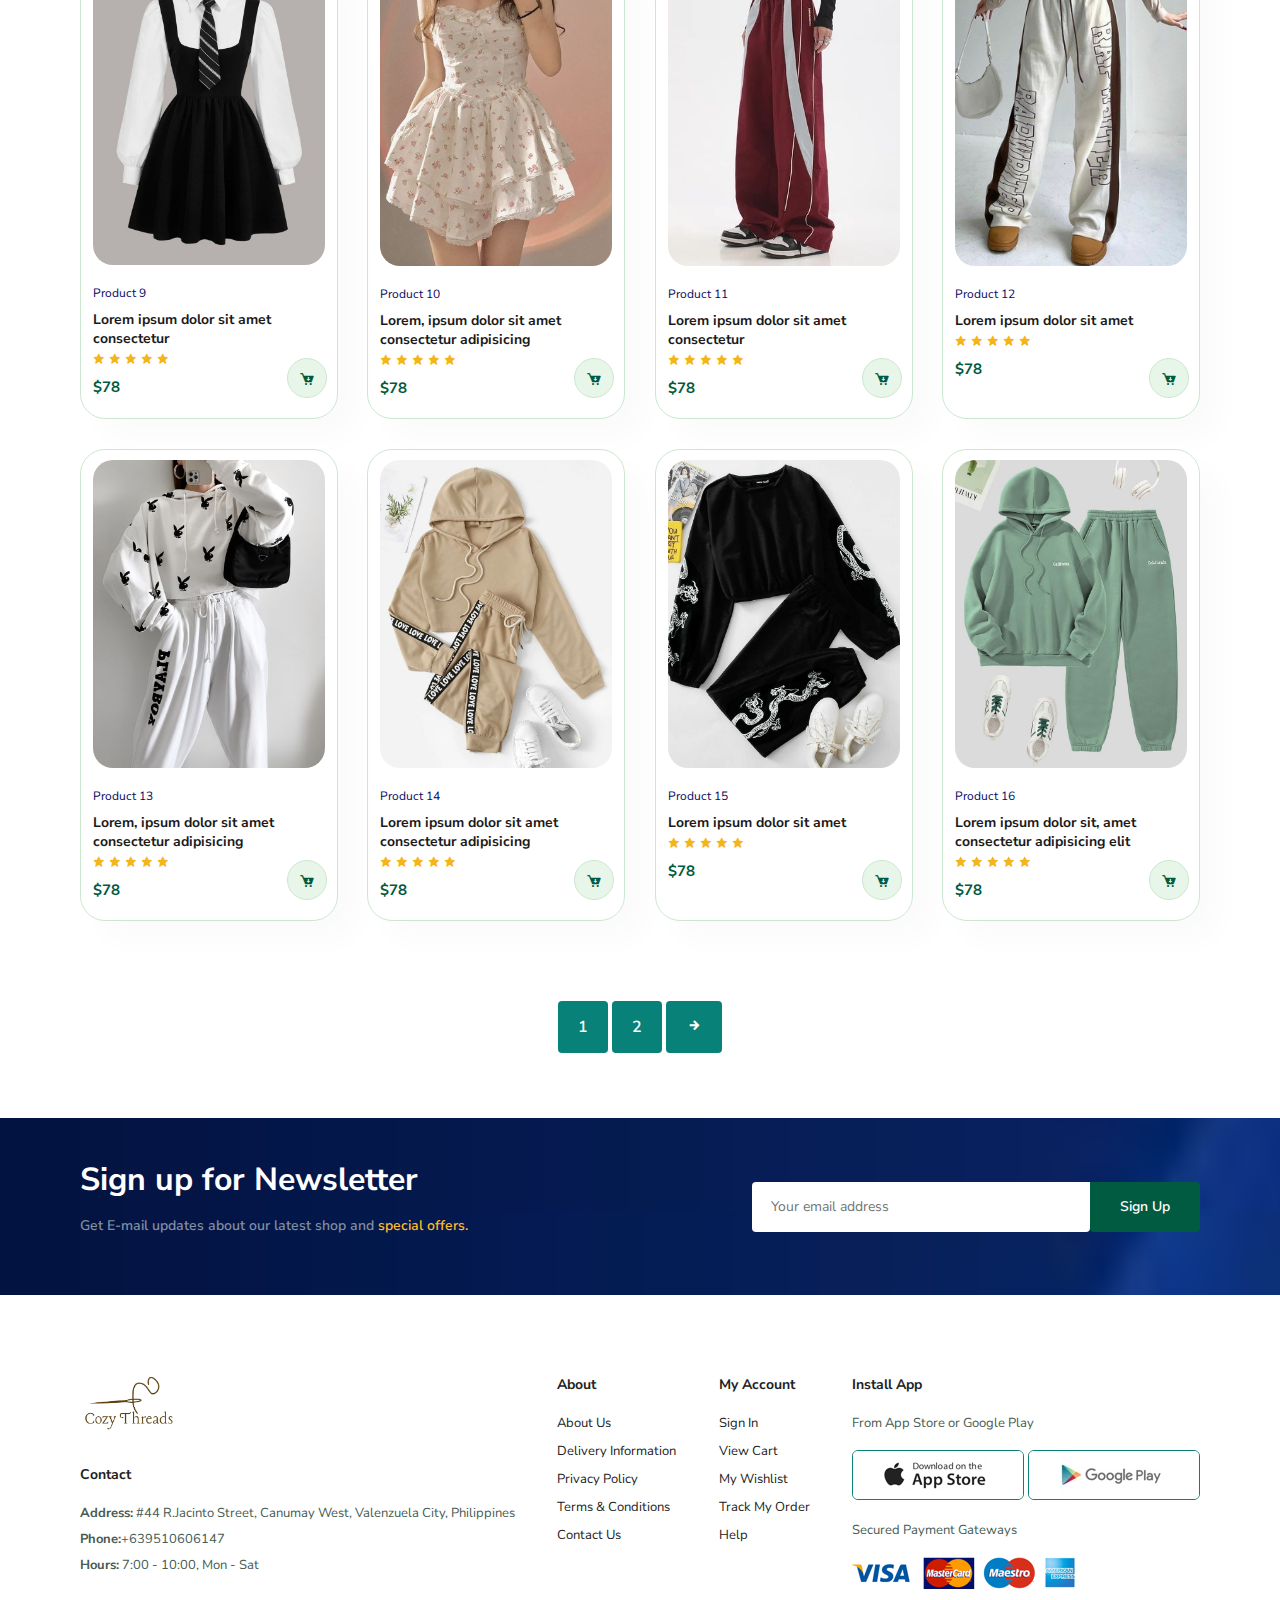
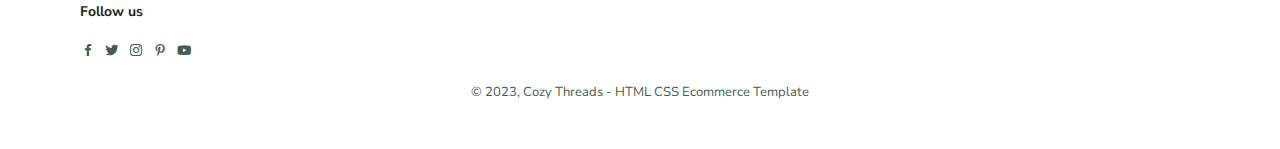
<file: shop.html>
<!DOCTYPE html>
<html lang="en">
<head>
    <meta charset="UTF-8">
    <meta name="viewport" content="width=device-width, initial-scale=1.0">
    <title>Cozy Threads || Shop with All your Heart</title>
    <link href='https://unpkg.com/boxicons@2.1.4/css/boxicons.min.css' rel='stylesheet'>
    <link rel="stylesheet" href="style.css">
</head>
<body>
    
    <!-- Navbar Start -->
    <section id="navbar">

        <div class="logo">
            <img src="assets/logo.png" alt="cozylogo">
        </div>
 
        <ul class="nav-list" id="navList">
            <li><a href="index.html">Home</a></li>
            <li><a class="active" href="shop.html">Shop</a></li>
            <li><a href="blog.html">Blog</a></li>
            <li><a href="about.html">About</a></li>
            <li><a href="contact.html">Contact</a></li>
            <li id="lg-bag"><a href="cart.html">
                <i class='bx bx-shopping-bag' ></i>
            </a></li>
            <a href="#" id="close">
                <i onclick="closeMenu()" class='bx bx-x' ></i>
            </a>
        </ul>

        <div class="menu-toggle">
            <i class='bx bx-shopping-bag' ></i>
            <i onclick="toggleMenu()" class='bx bx-menu'></i>
        </div>

    </section>

    <!-- Hero Start -->
    <section id="page-header">
      <div class="item1">
        <h2>#Stayhome</h2>
        <p>Save more with coupons & up to 70% off</p>
      </div>
    </section>

    <!-- Feature Products Start-->
    <section class="section-p1" id="product1">
        <div class="pro-container">
            <div class="pro" onclick="window.location.href='sproduct.html';">
                <img src="assets/products/f1.jpg" alt="">
                <div class="des"> 
                    <span>Product 1</span>
                    <h5>Lorem ipsum dolor sit, amet consectetur adipisicing</h5>
                    <div class="star">
                        <i class='bx bxs-star'></i>
                        <i class='bx bxs-star'></i>
                        <i class='bx bxs-star'></i>
                        <i class='bx bxs-star'></i>
                        <i class='bx bxs-star'></i>
                    </div>
                    <h4>$78</h4>
                </div>
                <a href="#">
                    <i class='bx bxs-cart-download cart'></i>
                </a>
            </div>

            <div class="pro">
                <img src="assets/products/f2.jpg" alt="">
                <div class="des"> 
                    <span>Product 2</span>
                    <h5>Lorem ipsum dolor sit amet consectetur</h5>
                    <div class="star">
                        <i class='bx bxs-star'></i>
                        <i class='bx bxs-star'></i>
                        <i class='bx bxs-star'></i>
                        <i class='bx bxs-star'></i>
                        <i class='bx bxs-star'></i>
                    </div>
                    <h4>$78</h4>
                </div>
                <a href="#">
                    <i class='bx bxs-cart-download cart'></i>
                </a>
            </div>

            <div class="pro">
                <img src="assets/products/f3.jpg" alt="">
                <div class="des"> 
                    <span>Product 3</span>
                    <h5>Lorem ipsum dolor sit amet consectetur</h5>
                    <div class="star">
                        <i class='bx bxs-star'></i>
                        <i class='bx bxs-star'></i>
                        <i class='bx bxs-star'></i>
                        <i class='bx bxs-star'></i>
                        <i class='bx bxs-star'></i>
                    </div>
                    <h4>$78</h4>
                </div>
                <a href="#">
                    <i class='bx bxs-cart-download cart'></i>
                </a>
            </div>

            <div class="pro">
                <img src="assets/products/f4.jpg" alt="">
                <div class="des"> 
                    <span>Product 4</span>
                    <h5>Lorem ipsum dolor sit amet consectetur, adipisicing elit.</h5>
                    <div class="star">
                        <i class='bx bxs-star'></i>
                        <i class='bx bxs-star'></i>
                        <i class='bx bxs-star'></i>
                        <i class='bx bxs-star'></i>
                        <i class='bx bxs-star'></i>
                    </div>
                    <h4>$78</h4>
                </div>
                <a href="#">
                    <i class='bx bxs-cart-download cart'></i>
                </a>
            </div>

            <div class="pro">
                <img src="assets/products/f5.jpg" alt="">
                <div class="des"> 
                    <span>Product 5</span>
                    <h5>Lorem ipsum dolor sit amet consectetur</h5>
                    <div class="star">
                        <i class='bx bxs-star'></i>
                        <i class='bx bxs-star'></i>
                        <i class='bx bxs-star'></i>
                        <i class='bx bxs-star'></i>
                        <i class='bx bxs-star'></i>
                    </div>
                    <h4>$78</h4>
                </div>
                <a href="#">
                    <i class='bx bxs-cart-download cart'></i>
                </a>
            </div>

            <div class="pro">
                <img src="assets/products/f6.jpg" alt="">
                <div class="des"> 
                    <span>Product 6</span>
                    <h5>Lorem ipsum dolor sit amet consectetur adipisicing</h5>
                    <div class="star">
                        <i class='bx bxs-star'></i>
                        <i class='bx bxs-star'></i>
                        <i class='bx bxs-star'></i>
                        <i class='bx bxs-star'></i>
                        <i class='bx bxs-star'></i>
                    </div>
                    <h4>$78</h4>
                </div>
                <a href="#">
                    <i class='bx bxs-cart-download cart'></i>
                </a>
            </div>

            <div class="pro">
                <img src="assets/products/f7.jpg" alt="">
                <div class="des"> 
                    <span>Product 7</span>
                    <h5>Lorem ipsum dolor sit amet consectetur adipisicing elit</h5>
                    <div class="star">
                        <i class='bx bxs-star'></i>
                        <i class='bx bxs-star'></i>
                        <i class='bx bxs-star'></i>
                        <i class='bx bxs-star'></i>
                        <i class='bx bxs-star'></i>
                    </div>
                    <h4>$78</h4>
                </div>
                <a href="#">
                    <i class='bx bxs-cart-download cart'></i>
                </a>
            </div>

            <div class="pro">
                <img src="assets/products/f8.jpg" alt="">
                <div class="des"> 
                    <span>Product 8</span>
                    <h5>Lorem ipsum dolor sit amet</h5>
                    <div class="star">
                        <i class='bx bxs-star'></i>
                        <i class='bx bxs-star'></i>
                        <i class='bx bxs-star'></i>
                        <i class='bx bxs-star'></i>
                        <i class='bx bxs-star'></i>
                    </div>
                    <h4>$78</h4>
                </div>
                <a href="#">
                    <i class='bx bxs-cart-download cart'></i>
                </a>
            </div>

            <div class="pro">
                <img src="assets/products/n1.jpg" alt="">
                <div class="des"> 
                    <span>Product 9</span>
                    <h5>Lorem ipsum dolor sit amet consectetur</h5>
                    <div class="star">
                        <i class='bx bxs-star'></i>
                        <i class='bx bxs-star'></i>
                        <i class='bx bxs-star'></i>
                        <i class='bx bxs-star'></i>
                        <i class='bx bxs-star'></i>
                    </div>
                    <h4>$78</h4>
                </div>
                <a href="#">
                    <i class='bx bxs-cart-download cart'></i>
                </a>
            </div>

            <div class="pro">
                <img src="assets/products/n2.jpg" alt="">
                <div class="des"> 
                    <span>Product 10</span>
                    <h5>Lorem, ipsum dolor sit amet consectetur adipisicing</h5>
                    <div class="star">
                        <i class='bx bxs-star'></i>
                        <i class='bx bxs-star'></i>
                        <i class='bx bxs-star'></i>
                        <i class='bx bxs-star'></i>
                        <i class='bx bxs-star'></i>
                    </div>
                    <h4>$78</h4>
                </div>
                <a href="#">
                    <i class='bx bxs-cart-download cart'></i>
                </a>
            </div>

            <div class="pro">
                <img src="assets/products/n3.jpg" alt="">
                <div class="des"> 
                    <span>Product 11</span>
                    <h5>Lorem ipsum dolor sit amet consectetur</h5>
                    <div class="star">
                        <i class='bx bxs-star'></i>
                        <i class='bx bxs-star'></i>
                        <i class='bx bxs-star'></i>
                        <i class='bx bxs-star'></i>
                        <i class='bx bxs-star'></i>
                    </div>
                    <h4>$78</h4>
                </div>
                <a href="#">
                    <i class='bx bxs-cart-download cart'></i>
                </a>
            </div>

            <div class="pro">
                <img src="assets/products/n4.jpg" alt="">
                <div class="des"> 
                    <span>Product 12</span>
                    <h5>Lorem ipsum dolor sit amet</h5>
                    <div class="star">
                        <i class='bx bxs-star'></i>
                        <i class='bx bxs-star'></i>
                        <i class='bx bxs-star'></i>
                        <i class='bx bxs-star'></i>
                        <i class='bx bxs-star'></i>
                    </div>
                    <h4>$78</h4>
                </div>
                <a href="#">
                    <i class='bx bxs-cart-download cart'></i>
                </a>
            </div>

            <div class="pro">
                <img src="assets/products/n5.jpg" alt="">
                <div class="des"> 
                    <span>Product 13</span>
                    <h5>Lorem, ipsum dolor sit amet consectetur adipisicing</h5>
                    <div class="star">
                        <i class='bx bxs-star'></i>
                        <i class='bx bxs-star'></i>
                        <i class='bx bxs-star'></i>
                        <i class='bx bxs-star'></i>
                        <i class='bx bxs-star'></i>
                    </div>
                    <h4>$78</h4>
                </div>
                <a href="#">
                    <i class='bx bxs-cart-download cart'></i>
                </a>
            </div>

            <div class="pro">
                <img src="assets/products/n6.jpg" alt="">
                <div class="des"> 
                    <span>Product 14</span>
                    <h5>Lorem ipsum dolor sit amet consectetur adipisicing</h5>
                    <div class="star">
                        <i class='bx bxs-star'></i>
                        <i class='bx bxs-star'></i>
                        <i class='bx bxs-star'></i>
                        <i class='bx bxs-star'></i>
                        <i class='bx bxs-star'></i>
                    </div>
                    <h4>$78</h4>
                </div>
                <a href="#">
                    <i class='bx bxs-cart-download cart'></i>
                </a>
            </div>

            <div class="pro">
                <img src="assets/products/n7.jpg" alt="">
                <div class="des"> 
                    <span>Product 15</span>
                    <h5>Lorem ipsum dolor sit amet</h5>
                    <div class="star">
                        <i class='bx bxs-star'></i>
                        <i class='bx bxs-star'></i>
                        <i class='bx bxs-star'></i>
                        <i class='bx bxs-star'></i>
                        <i class='bx bxs-star'></i>
                    </div>
                    <h4>$78</h4>
                </div>
                <a href="#">
                    <i class='bx bxs-cart-download cart'></i>
                </a>
            </div>

            <div class="pro">
                <img src="assets/products/n8.jpg" alt="">
                <div class="des"> 
                    <span>Product 16</span>
                    <h5>Lorem ipsum dolor sit, amet consectetur adipisicing elit</h5>
                    <div class="star">
                        <i class='bx bxs-star'></i>
                        <i class='bx bxs-star'></i>
                        <i class='bx bxs-star'></i>
                        <i class='bx bxs-star'></i>
                        <i class='bx bxs-star'></i>
                    </div>
                    <h4>$78</h4>
                </div>
                <a href="#">
                    <i class='bx bxs-cart-download cart'></i>
                </a>
            </div>
        </div>
    </section>

    <!-- Pagination Start -->
    <section id="pagination" class="section-p1">
        <a href="#">1</a>
        <a href="#">2</a>
        <a href="#">
            <i class='bx bx-right-arrow-alt'></i>
        </a>
    </section>

    <!-- Newsletter Start -->
    <section id="newsletter" class="section-p1 section-m1">
        <div class="news-text">
            <h4>Sign up for Newsletter</h4>
            <p>Get E-mail updates about our latest shop and <span>special offers.</span></p>
        </div>

        <div class="form">
            <input type="text" placeholder="Your email address">
            <button class="normal">Sign Up</button>
        </div>
    </section>

    <!-- Footer Start -->
    <footer class="section-p1">

        <div class="col">
            <img class="logo" src="assets/logo.png" alt="cozylogo">
            <h4>Contact</h4>
            <p><strong>Address:</strong> #44 R.Jacinto Street, Canumay West, Valenzuela City, Philippines</p>
            <p><strong>Phone:</strong>+639510606147</p>
            <p><strong>Hours:</strong> 7:00 - 10:00, Mon - Sat</p>

            <div class="follow">
                <h4>Follow us</h4>
                <div class="icon">
                    <i class='bx bxl-facebook' ></i>
                    <i class='bx bxl-twitter' ></i>
                    <i class='bx bxl-instagram' ></i>
                    <i class='bx bxl-pinterest-alt' ></i>
                    <i class='bx bxl-youtube' ></i>
                </div>
            </div>
        </div>

        <div class="col">
            <h4>About</h4>
            <a href="#">About Us</a>
            <a href="#">Delivery Information</a>
            <a href="#">Privacy Policy</a>
            <a href="#">Terms & Conditions</a>
            <a href="#">Contact Us</a>
        </div>

        <div class="col">
            <h4>My Account</h4>
            <a href="#">Sign In</a>
            <a href="#">View Cart</a>
            <a href="#">My Wishlist</a>
            <a href="#">Track My Order</a>
            <a href="#">Help</a>
        </div>

        <div class="col install">
            <h4>Install App</h4>
            <p>From App Store or Google Play</p>
            <div class="row">
                <img src="assets/pay/app.jpg" alt="">
                <img src="assets/pay/play.jpg" alt="">
            </div>
            <p>Secured Payment Gateways</p>
            <img src="assets/pay/pay.png" alt="">
        </div>

        <div class="copyright">
            <p>© 2023, Cozy Threads - HTML CSS Ecommerce Template</p>
        </div>
    </footer>

    <script src="script.js"></script>
</body>
</html>
</file>
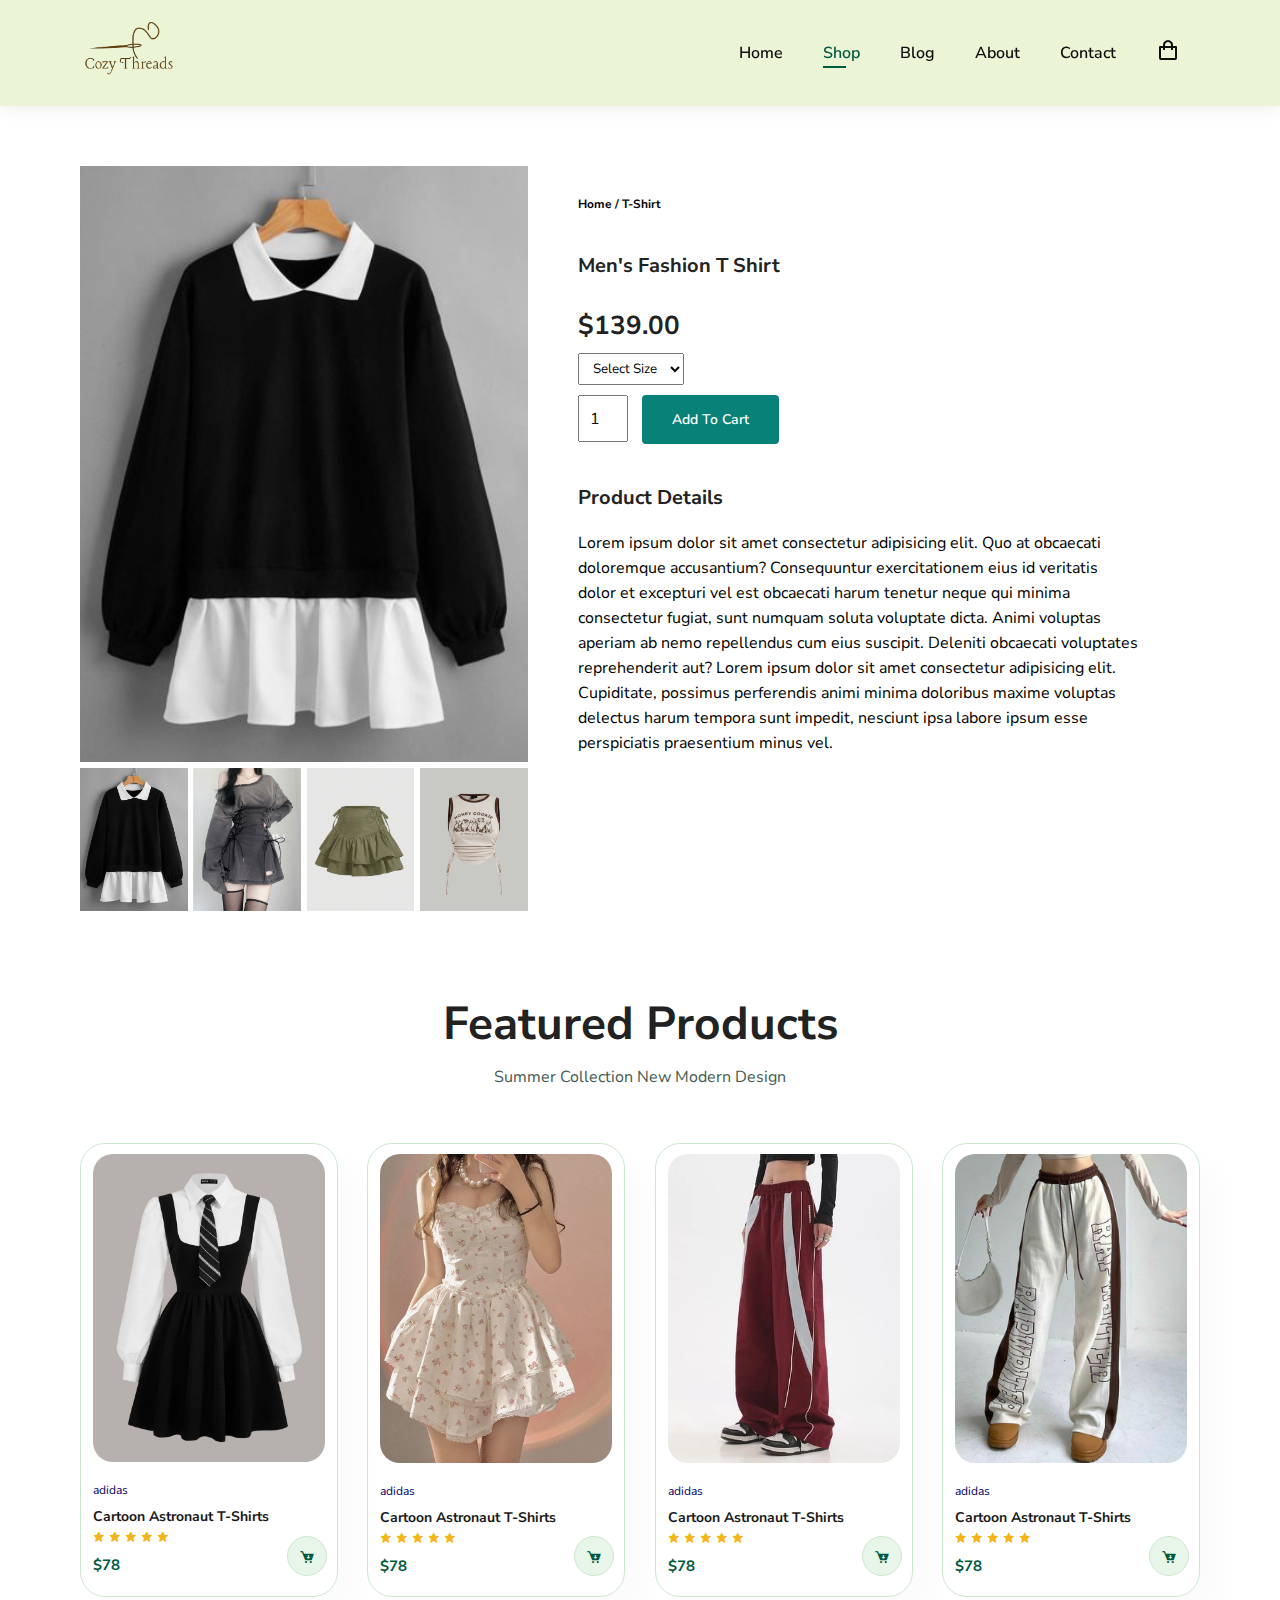
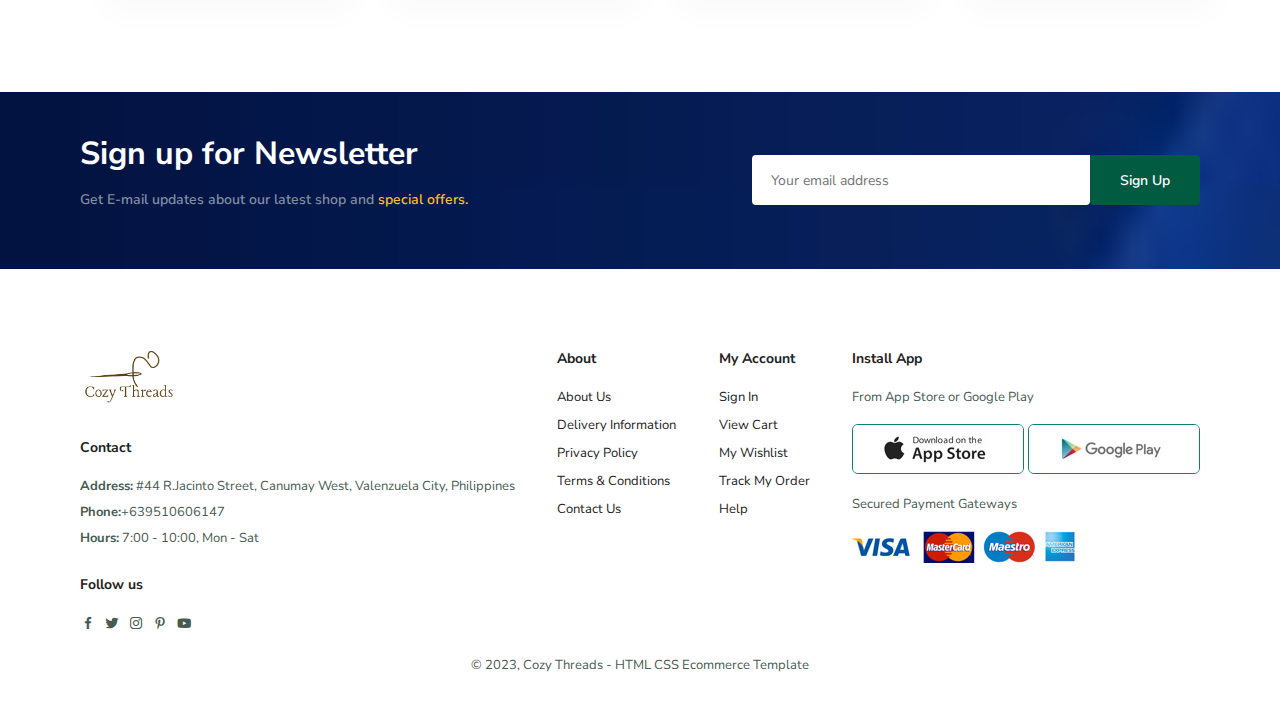
<file: sproduct.html>
<!DOCTYPE html>
<html lang="en">
<head>
    <meta charset="UTF-8">
    <meta name="viewport" content="width=device-width, initial-scale=1.0">
    <title>Cozy Threads || Shop with All your Heart</title>
    <link href='https://unpkg.com/boxicons@2.1.4/css/boxicons.min.css' rel='stylesheet'>
    <link rel="stylesheet" href="style.css">
</head>
<body>
    
    <!-- Navbar Start -->
    <section id="navbar">

        <div class="logo">
            <img src="assets/logo.png" alt="cozylogo">
        </div>
 
        <ul class="nav-list" id="navList">
            <li><a href="index.html">Home</a></li>
            <li><a class="active" href="shop.html">Shop</a></li>
            <li><a href="blog.html">Blog</a></li>
            <li><a href="about.html">About</a></li>
            <li><a href="contact.html">Contact</a></li>
            <li id="lg-bag"><a href="cart.html">
                <i class='bx bx-shopping-bag' ></i>
            </a></li>
            <a href="#" id="close">
                <i onclick="closeMenu()" class='bx bx-x' ></i>
            </a>
        </ul>

        <div class="menu-toggle">
            <i class='bx bx-shopping-bag' ></i>
            <i onclick="toggleMenu()" class='bx bx-menu'></i>
        </div>

    </section>


    <!-- Single Product Details Start-->
    <section id="prodetails" class="section-p1">
        <div class="single-pro-img">
            <img id="MainImg" src="assets/products/f1.jpg" width="100%" alt="">

            <div class="small-img-group">
                <div class="small-img-col">
                    <img  class="small-img" src="assets/products/f1.jpg" width="100%" alt="">
                </div>
                <div class="small-img-col">
                    <img  class="small-img" src="assets/products/f2.jpg" width="100%" alt="">
                </div>
                <div class="small-img-col">
                    <img  class="small-img" src="assets/products/f3.jpg" width="100%" alt="">
                </div>
                <div class="small-img-col">
                    <img  class="small-img" src="assets/products/f4.jpg" width="100%" alt="">
                </div>
            </div>
        </div>

        <div class="single-pro-details">
            <h6>Home / T-Shirt</h6>
            <h4>Men's Fashion T Shirt</h4>
            <h2>$139.00</h2>
            <select>
                <option>Select Size</option>
                <option>XL</option>
                <option>XXL</option>
                <option>Small</option>
                <option>Large</option>
            </select>

            <input type="number" value="1">
            <button class="normal">Add To Cart</button>
            <h4>Product Details</h4>
            <span>Lorem ipsum dolor sit amet consectetur adipisicing elit. Quo at obcaecati doloremque accusantium? Consequuntur exercitationem eius id 
                veritatis dolor et excepturi vel est obcaecati harum tenetur neque qui minima consectetur fugiat, sunt numquam soluta voluptate dicta. Animi voluptas aperiam ab nemo repellendus cum eius suscipit. 
                Deleniti obcaecati voluptates reprehenderit aut?
                Lorem ipsum dolor sit amet consectetur adipisicing elit. Cupiditate, possimus perferendis animi minima doloribus maxime voluptas delectus harum tempora sunt impedit,
                nesciunt ipsa labore ipsum esse perspiciatis praesentium minus vel.</span>
        </div>
    </section>

       <!-- New Arrivals Start -->
       <section class="section-p1" id="product1">
        <h2>Featured Products</h2>
        <p>Summer Collection New Modern Design</p>
        <div class="pro-container">
            <div class="pro">
                <img src="assets/products/n1.jpg" alt="">
                <div class="des"> 
                    <span>adidas</span>
                    <h5>Cartoon Astronaut T-Shirts</h5>
                    <div class="star">
                        <i class='bx bxs-star'></i>
                        <i class='bx bxs-star'></i>
                        <i class='bx bxs-star'></i>
                        <i class='bx bxs-star'></i>
                        <i class='bx bxs-star'></i>
                    </div>
                    <h4>$78</h4>
                </div>
                <a href="#">
                    <i class='bx bxs-cart-download cart'></i>
                </a>
            </div>

            <div class="pro">
                <img src="assets/products/n2.jpg" alt="">
                <div class="des"> 
                    <span>adidas</span>
                    <h5>Cartoon Astronaut T-Shirts</h5>
                    <div class="star">
                        <i class='bx bxs-star'></i>
                        <i class='bx bxs-star'></i>
                        <i class='bx bxs-star'></i>
                        <i class='bx bxs-star'></i>
                        <i class='bx bxs-star'></i>
                    </div>
                    <h4>$78</h4>
                </div>
                <a href="#">
                    <i class='bx bxs-cart-download cart'></i>
                </a>
            </div>

            <div class="pro">
                <img src="assets/products/n3.jpg" alt="">
                <div class="des"> 
                    <span>adidas</span>
                    <h5>Cartoon Astronaut T-Shirts</h5>
                    <div class="star">
                        <i class='bx bxs-star'></i>
                        <i class='bx bxs-star'></i>
                        <i class='bx bxs-star'></i>
                        <i class='bx bxs-star'></i>
                        <i class='bx bxs-star'></i>
                    </div>
                    <h4>$78</h4>
                </div>
                <a href="#">
                    <i class='bx bxs-cart-download cart'></i>
                </a>
            </div>

            <div class="pro">
                <img src="assets/products/n4.jpg" alt="">
                <div class="des"> 
                    <span>adidas</span>
                    <h5>Cartoon Astronaut T-Shirts</h5>
                    <div class="star">
                        <i class='bx bxs-star'></i>
                        <i class='bx bxs-star'></i>
                        <i class='bx bxs-star'></i>
                        <i class='bx bxs-star'></i>
                        <i class='bx bxs-star'></i>
                    </div>
                    <h4>$78</h4>
                </div>
                <a href="#">
                    <i class='bx bxs-cart-download cart'></i>
                </a>
            </div>
        </div>
    </section>

  
    <!-- Newsletter Start -->
    <section id="newsletter" class="section-p1 section-m1">
        <div class="news-text">
            <h4>Sign up for Newsletter</h4>
            <p>Get E-mail updates about our latest shop and <span>special offers.</span></p>
        </div>

        <div class="form">
            <input type="text" placeholder="Your email address">
            <button class="normal">Sign Up</button>
        </div>
    </section>

    <!-- Footer Start -->
    <footer class="section-p1">

        <div class="col">
            <img class="logo" src="assets/logo.png" alt="cozylogo">
            <h4>Contact</h4>
            <p><strong>Address:</strong> #44 R.Jacinto Street, Canumay West, Valenzuela City, Philippines</p>
            <p><strong>Phone:</strong>+639510606147</p>
            <p><strong>Hours:</strong> 7:00 - 10:00, Mon - Sat</p>

            <div class="follow">
                <h4>Follow us</h4>
                <div class="icon">
                    <i class='bx bxl-facebook' ></i>
                    <i class='bx bxl-twitter' ></i>
                    <i class='bx bxl-instagram' ></i>
                    <i class='bx bxl-pinterest-alt' ></i>
                    <i class='bx bxl-youtube' ></i>
                </div>
            </div>
        </div>

        <div class="col">
            <h4>About</h4>
            <a href="#">About Us</a>
            <a href="#">Delivery Information</a>
            <a href="#">Privacy Policy</a>
            <a href="#">Terms & Conditions</a>
            <a href="#">Contact Us</a>
        </div>

        <div class="col">
            <h4>My Account</h4>
            <a href="#">Sign In</a>
            <a href="#">View Cart</a>
            <a href="#">My Wishlist</a>
            <a href="#">Track My Order</a>
            <a href="#">Help</a>
        </div>

        <div class="col install">
            <h4>Install App</h4>
            <p>From App Store or Google Play</p>
            <div class="row">
                <img src="assets/pay/app.jpg" alt="">
                <img src="assets/pay/play.jpg" alt="">
            </div>
            <p>Secured Payment Gateways</p>
            <img src="assets/pay/pay.png" alt="">
        </div>

        <div class="copyright">
            <p>© 2023, Cozy Threads - HTML CSS Ecommerce Template</p>
        </div>
    </footer>


    <script>
        var MainImg = document.getElementById("MainImg");
        var smallimg = document.getElementsByClassName("small-img");

        smallimg[0].onclick = function(){
            MainImg.src = smallimg[0].src;
        }

        smallimg[1].onclick = function(){
            MainImg.src = smallimg[1].src;
        }

        smallimg[2].onclick = function(){
            MainImg.src = smallimg[2].src;
        }

        smallimg[3].onclick = function(){
            MainImg.src = smallimg[3].src;
        }
    </script>


    <script src="script.js"></script>
</body>
</html>
</file>
<file: style.css>
@import url('https://fonts.googleapis.com/css2?family=Nunito+Sans:opsz,wght@6..12,300;6..12,500;6..12,600;6..12,700;6..12,900&display=swap');

*{
    margin: 0;
    padding: 0;
    box-sizing: border-box;
    font-family: 'Nunito Sans', sans-serif;
}
html {
    scroll-behavior: smooth;
}
  
  /* Global Styles */
  
h1 {
    font-size: 50px;
    line-height: 64px;
    color: #222;
}
  
h2 {
    font-size: 46px;
    line-height: 54px;
    color: #222;
}
  
h4 {
    font-size: 20px;
    color: #222;
}
  
h6 {
    font-weight: 700;
    font-size: 12px;
}
  
p {
    font-size: 16px;
    color: #465b52;
    margin: 15px 0 20px 0;
}
  
.section-p1 {
    padding: 40px 80px;
}
  
.section-m1 {
    margin: 40px 0;
}

button.normal{
    font-size: 14px;
    font-weight: 600;
    padding: 15px 30px;
    color: #000;
    background-color: #fff;
    border-radius: 4px;
    cursor: pointer;
    border: none;
    outline: none;
    transition: 0.2s;
}

button.white{
    font-size: 13px;
    font-weight: 600;
    padding: 11px 18px;
    color: #fff;
    background-color: transparent;
    cursor: pointer;
    border: 1px solid #fff;
    outline: none;
    transition: 0.2s;
}


body {
    width: 100%;
}
/* Header Start */

#navbar {
    background-color: #ECF4D6;
    padding: 20px 80px;
    display: flex;
    justify-content: space-between;
    align-items: center;
    box-shadow: 0 5px 15px rgba(0,0,0, 0.06);
    z-index: 999;
    position: sticky;
    top: 0;
    left: 0;
}

.logo img {
    max-height: 70px;
    max-width: 100px;
}

.menu-toggle {
    display: none;
    flex-direction: column;
    cursor: pointer;
}

#close {
    display: none;
}

.nav-list {
    display: flex;
    align-items: center;
    justify-content: center;
}

.nav-list li {
    list-style: none;
    padding: 0 20px;
    position: relative;
}

.nav-list li a {
    text-decoration: none;
    font-size: 16px;
    font-weight: 600;
    color: #0F0F0F;
    transition: 0.3s ease;
}

.nav-list li a i{
    zoom: 1.5;
}

.nav-list li a:hover,

.nav-list li a.active {
    color: #005B41;
} 

.nav-list li a.active::after,
.nav-list li a:hover::after {
    content: '';
    width: 30%;
    height: 2px;
    background-color: #005B41;
    position: absolute;
    bottom: -4px;
    left: 20px;
}


/* Homepage Start */
#hero {
   background-image: url('assets/hero-img.png');
   height: 90vh;
   width: 100%;
   background-size: cover;
   background-position: top 25% right 0;
   padding: 0 20px;
   display: flex;
   flex-direction: column;
   align-items: flex-start;
   justify-content: center;
}

#hero .item1 {
    padding: 0 80px;
    display: flex;
    flex-direction: column;
    align-items: flex-start;
    justify-content: center;
}

#hero .item1 h4 {
    padding-bottom: 4px;
}

#hero .item1 h2{
    color: #005b41;
    padding-bottom: 5px;
    max-width: 700px;
}

#hero .item1 p {
    text-align: justify;
    padding-bottom: 20px;
    max-width: 500px;
}

#hero .item1 button {
    background-color: #5F6F52;
    border: 0;
    padding: 10px 30px;
    border-radius: 10px;
    color: #fff;
    cursor: pointer;
    font-weight: 700;
    font-size: 15px;
}

#hero .item1 button:hover{
    background-color: #005B41;
    transition: 0.5s ease;
}

/* Features Start */
#feature {
    display: flex;
    align-items: center;
    justify-content: space-between;
    flex-wrap: wrap;
}
#feature .fe-box {
    width: 180px;
    text-align: center;
    padding: 25px 15px;
    box-shadow: 20px 20px 34px rgba(0,0,0, 0.03);
    border: 1px solid #cce7d0;
    border-radius: 4px;
    margin: 15px 0;
}

#feature .fe-box img {
    width: 100%;
    margin-bottom: 10px;
}

#feature .fe-box:hover{
    box-shadow: 10px 10px 54px rgba(70, 62, 221, 0.1);
}

#feature .fe-box h6 {
    display: inline-block;
    padding: 9px 8px 6px 8px;
    line-height: 1;
    border-radius: 4px;
    color: #088178;
    background-color: #fddde4;
}

#feature .fe-box:nth-child(2) h6{
    background-color: #cdebbc;
}


#feature .fe-box:nth-child(3) h6{
    background-color: #d1e8f2;
}

#feature .fe-box:nth-child(4) h6{
    background-color: #cdd4f8;
}

#feature .fe-box:nth-child(5) h6{
    background-color: #f6dbf6;
}

#feature .fe-box:nth-child(6) h6{
    background-color: #fff2e5;
}

/* Feature Products Start */
#product1 {
    text-align: center;
}

#product1 .pro-container {
    display: flex;
    justify-content: space-between;
    padding-top: 20px;
    flex-wrap: wrap;
}

#product1 .pro {
    width: 23%;
    min-width: 250px;
    padding: 10px 12px;
    border: 1px solid #cce7d0;
    border-radius: 25px;
    cursor: pointer;
    box-shadow: 20px 20px 30px rgba(0,0,0,0.02);
    margin: 15px 0;
    transition: 0.2s ease;
    position: relative;
}

#product1 .pro:hover {
    box-shadow: 20px 20px 30px rgba(0,0,0,0.06);
}

#product1 .pro img {
    width: 100%;
    border-radius: 20px;
}

#product1 .pro .des {
    text-align: start;
    padding: 10px 0;
}

#product1 .pro .des span {
    color: #060663;
    font-size: 12px;
}

#product1 .pro .des h5 {
    padding-top: 7px;
    color: #1a1a1a;
    font-size: 14px;
}

#product1 .pro .des i {
    font-size: 12px;
    color: rgb(243, 181, 25);
}

#product1 .pro .des h4 {
    padding-top: 7px;
    font-size: 15px;
    font-weight: 700;
    color: #005B41;
}

#product1 .pro .cart {
    width: 40px;
    height: 40px;
    line-height: 40px;
    border-radius: 50px;
    background-color: #e8f6ea;
    font-weight: 500;
    color: #005B41;
    border: 1px solid #cce7d0;
    position: absolute;
    bottom: 20px;
    right: 10px;
}

/* call to Action Start */
#banner {
    display: flex;
    flex-direction: column;
    justify-content: center;
    align-items: center;
    text-align: center;
    background-image: url('assets/banner/b2.jpg');
    height: 40vh;
    width: 100%;
    background-size: cover;
    background-position:center;
}

#banner h4 {
    color: #fff;
    font-size: 16px;
}

#banner h2 {
    color: #fff;
    font-size: 30px;
    padding: 10px 0;
}

#banner h2 span {
    color: #C51605;
}

#banner button:hover {
    background-color: #005B41;
    color: #fff;
}

/* Small banner  Start */

#sm-banner {
    display: flex;
    justify-content: space-between;
    flex-wrap: wrap;
}

#sm-banner .banner-box {
    display: flex;
    flex-direction: column;
    justify-content: center;
    align-items: flex-start;
    background-image: url('assets/banner/b17.jpg');
    height: 50vh;
    min-width: 580px;
    background-size: cover;
    background-position:center;
    padding: 30px;
}

#sm-banner .banner-box2 {
    background-image: url('assets/banner/b10.jpg');
}

#sm-banner h4 {
    color: #fff;
    font-size: 20px;
    font-weight: 300;
}

#sm-banner h2 {
    color: #fff;
    font-size: 28px;
    font-weight: 800;
}

#sm-banner span {
    color: #fff;
    font-size: 14px;
    font-weight: 500;
    padding-bottom: 15px;
}

#sm-banner .banner-box:hover button {
    background-color:  #005B41;
    border: 1px solid  #005B41;
}

/* Three banner Start */

#banner3 {
    display: flex;
    justify-content: space-between;
    flex-wrap: wrap;
    padding: 0 80px;
}

#banner3 .banner-box {
    display: flex;
    flex-direction: column;
    justify-content: center;
    align-items: flex-start;
    background-image: url('assets/banner/b7.jpg');
    height: 30vh;
    min-width: 30%;
    background-size: cover;
    background-position:center;
    padding: 20px;
    margin-bottom: 20px;
}

#banner3 .banner-box2 {
    background-image: url('assets/banner/b4.jpg');
}

#banner3 .banner-box3 {
    background-image: url('assets/banner/b18.jpg');
}

#banner3 h2 {
    color: #fff;
    font-weight: 900;
    font-size: 22px;
}

#banner3 h3 {
    color: #ec544e;
    font-weight: 800;
    font-size: 15px;
}

/* Newsletetr Start */
#newsletter {
    display: flex;
    justify-content: space-between;
    flex-wrap: wrap;
    align-items: center;
    background-image: url('assets/banner/b14.png');
    background-repeat: no-repeat;
    background-position: 20% 30%;
    background-color: #041e42;
}

#newsletter h4 {
    font-size: 32px;
    font-weight: 700;
    color: #fff;
}

#newsletter p {
    font-size: 14px;
    font-weight: 600;
    color: #818ea0;
}

#newsletter p span {
    color: #ffbd27;
}

#newsletter .form {
    display: flex;
    width: 40%;
}

#newsletter input {
    height: 3.125rem;
    padding: 0 1.25em;
    font-size: 14px;
    width: 100%;
    border: 1px solid transparent;
    border-radius: 4px;
    outline: none;
    border-top-right-radius: 0;
    border-top-bottom-radius: 0;
}

#newsletter button {
    background-color:  #005B41;
    color: #fff;
    white-space: nowrap;
    border-top-left-radius: 0;
    border-top-left-radius: 0;
}


/* Footer Start */
footer {
    display: flex;
    flex-wrap: wrap;
    justify-content: space-between;
}

footer .col {
    display: flex;
    flex-direction: column;
    align-items: flex-start;
    margin-bottom: 20px;
}

footer .logo{
    max-height: 70px;
    max-width: 100px;
    margin-bottom: 30px;
}

footer h4 {
    font-size: 14px;
    padding-bottom: 20px;
}

footer p {
    font-size: 13px;
    margin: 0 0 8px 0;
}

footer a {
    font-size: 13px;
    text-decoration: none;
    color: #222;
    margin-bottom: 10px;
}

footer .follow {
    margin-top: 20px;
}

footer .follow i {
    color: #465b52;
    padding-right: 4px;
    cursor: pointer;
}

footer .install .row img{
    border: 1px solid #088178;
    border-radius: 6px;
}

footer .install img {
    margin: 10px 0 15px 0;
}

footer .follow i:hover,
footer a:hover{
    color: #088178;
}

footer .copyright{
    width: 100%;
    text-align: center;
}


/* Shop page start */
#page-header {
    background-image: url('assets/banner/b1.jpg');
    height: 40vh;
    width: 100%;
    background-size: cover;
    display: flex;
    justify-content: center;
    text-align: center;
    flex-direction: column;
    padding: 14px;
}

#page-header h2,
#page-header p{
    color: #fff;
}

/* Pagination start */
#pagination {
    text-align: center;
}

#pagination a {
    text-decoration: none;
    background-color: #088178;
    padding: 15px 20px;
    border-radius: 4px;
    color: #fff;
    font-weight: 600;
}

#pagination a i {
    font-size: 16px;
    font-weight: 600;
}

/* Single Product Details Start */

#prodetails {
    display: flex;
    margin-top: 20px;
}
#prodetails .single-pro-img {
    width: 40%;
    margin-right: 50px;
}

.small-img-group {
    display: flex;
    justify-content: space-between;
}

.small-img-col {
    flex-basis: 24%;
    cursor: pointer;
}

#prodetails .single-pro-details {
    width: 50%;
    padding-top: 30px;
}


#prodetails .single-pro-details h4 {
    padding: 40px 0 20px 0;
}

#prodetails .single-pro-details h2 {
   font-size: 26px;
}

#prodetails .single-pro-details select {
    display: block;
    padding: 5px 10px;
    margin-bottom: 10px;
}

#prodetails .single-pro-details input {
    width: 50px;
    height: 47px;
    padding-left: 10px;
    font-size: 16px;
    margin-right: 10px;
}

#prodetails .single-pro-details input:focus {
    outline: none;
}

#prodetails .single-pro-details button {
    background-color: #088178;
    color: #fff;
}

#prodetails .single-pro-details span {
    line-height: 25px;
}

/* Blog Start */
#page-header.blog-header {
    background-image: url('assets/banner/b19.jpg');
}

#blog {
    padding: 150px 150px 0 150px;
}

#blog .blog-box {
    display: flex;
    align-items: center;
    width: 100%;
    position: relative;
    padding-bottom: 90px;
}

#blog .blog-box .blog-img {
     width: 50%;
     margin-right: 40px;
}

#blog .blog-box img {
    width: 100%;
    height: 300px;
    object-fit: cover;
}

#blog .blog-box .blog-details {
    width: 50%;
}

#blog .blog-box .blog-details a {
    text-decoration: none;
    font-size: 11px;
    color: #000;
    font-weight: 700;
    position: relative;
    transition: 0.3s;
}

#blog .blog-box .blog-details a:hover {
    color: #088178;
}

#blog .blog-box .blog-details a::after {
    content: '';
    width: 50px;
    height: 1px;
    background-color: #000;
    position: absolute;
    top: 4px;
    right: -60px;
}

#blog .blog-box .blog-details a:hover::after {
    background-color: #088178;
}

#blog .blog-box h1 {
    position: absolute;
    top: -40px;
    left: 0;
    font-size: 70px;
    font-weight: 700;
    color: #c9cbce;
    z-index: -9;
}

/* About Start */
#page-header.about-header {
    background-image: url('assets/about/banner.png');
}

#about-head {
    display: flex;
    align-items: center;
}

#about-head img {
    width: 50%;
    height: auto;
}

#about-head div {
    padding-left: 40px;
}

#about-app {
    text-align: center;
}

#about-app .video {
    width: 70%;
    height: 100%;
    margin: 30px auto 0 auto;
}

#about-app .video video {
    width: 100%;
    height: 100%;
    border-radius: 20px;
}

/* Contact Start */
#contact-details {
    display: flex;
    align-items: center;
    justify-content: space-between;
}

#contact-details .details {
    width: 40%;
}

#contact-details .details span,
#form-details form span {
    font-size: 12px;
}

#contact-details .details h2,
#form-details form h2 {
    font-size: 26px;
    line-height: 35px;
    padding: 20px 0;
}

#contact-details .details h3 {
    font-size: 16px;
    padding-bottom: 15px;
}

#contact-details .details li {
    list-style: none;
    display: flex;
    padding: 10px 0;
}

#contact-details .details li i {
    font-size: 14px;
    padding-right: 20px;
}

#contact-details .details li p {
    margin: 0;
    font-size: 14px;
}

#contact-details .map {
    width: 55%;
    height: 400px;
}

#contact-details .map iframe{
    width: 100%;
    height: 100%;
}

#form-details form {
    width: 65%;
    display: flex;
    flex-direction: column;
    align-items: flex-start;
}

#form-details {
    display: flex;
    justify-content: space-between;
    margin: 30px;
    padding: 80px;
    border: 1px solid #088178;
}

#form-details form input,
#form-details form textarea {
    width: 100%;
    padding: 12px 15px;
    outline: none;
    margin-bottom: 20px;
    border: 1px solid #e1e1e1;
}

#form-details form button {
    background-color: #088178;
    color: #fff;
}


#form-details .people div {
    padding-bottom: 25px;
    display: flex;
    align-items: flex-start;
}

#form-details .people div img {
    width: 65px;
    height: 65px;
    object-fit: cover;
    margin-right: 15px;
}

#form-details .people div p {
    margin: 0;
    font-size: 13px;
    line-height: 25px;
}

#form-details .people div p span {
    display: block;
    font-size: 16px;
    font-weight: 600;
    color: #000;
}

/* Cart Start */
#cart {
    overflow-x: auto;
}

#cart table{
    width: 100%;
    border-collapse: collapse;
    table-layout: fixed;
}

#cart table img {
    width: 70px;
}

#cart table td:nth-child(1){
    width: 100px;
    text-align: center;
}

#cart table td:nth-child(2){
    width: 150px;
    text-align: center;
}

#cart table td:nth-child(3){
    width: 250px;
    text-align: center;
}

#cart table td:nth-child(4),
#cart table td:nth-child(5),
#cart table td:nth-child(6){
    width: 150px;
    text-align: center;
}

#cart table td:nth-child(5) input{
    width: 70px;
    padding: 10px 5px 10px 15px;
}

#cart table thead {
    border: 1px solid #e2e9e1;
    border-left: none;
    border-right: none;

}

#cart table thead td {
    font-weight: 700;
    text-transform: uppercase;
    font-size: 13px;
    padding: 18px 0;
}

#cart table tbody tr td {
    padding-top: 15px;
}

#cart table tbody td {
    font-size: 13px;
}

#cart table tbody tr td a i {
    color: #000;
}

/* Cart Add Start */
#cart-add {
    display: flex;
    flex-wrap: wrap;
    justify-content: space-between;
}

#coupon {
    width: 50%;
    margin-bottom: 30px;
}

#coupon h3,
#subtotal h3{
    padding-bottom: 15px;
}

#coupon input {
    padding: 10px 20px;
    outline: none;
    width: 60%;
    margin-right: 10px;
    border: 1px solid #e2e0e1;
}

#coupon button ,
#subtotal button{
    background-color: #088178;
    color: #fff;
    padding: 12px 20px;
}

#subtotal {
    width: 50%;
    margin-bottom: 30px;
    border: 1px solid #e2e0e1;
    padding: 30px;
}

#subtotal table {
    border-collapse: collapse;
    width: 100%;
    margin-bottom: 20px;
}

#subtotal table td {
    width: 50%;
    border: 1px solid #e2e0e1;
    padding: 10px;
    font-size: 13px;
}


/* Media Query */

@media (max-width: 768px) {

    .section-p1 {
        padding: 40px 40px;
    }
    
    .nav-list {
        display: flex;
        flex-direction: column;
        align-items: flex-start;
        justify-content: flex-start;
        position: fixed;
        top: 0;
        right: -300px;
        height: 100vh;
        width: 300px;
        background-color: #e3e6f3;
        box-shadow: 0 40px 60px rgba(0,0,0,0.1);
        padding: 80px 0 0 10px;
        transition: 0.4s;
    }

    .nav-list.active{
        right: 0px;
    }

    .nav-list li {
        margin-bottom: 25px;
    }

    .menu-toggle {
        display: inline-block;
    }

    .menu-toggle i {
        color: #1a1a1a;
        font-size: 24px;
        padding-left: 20px
    }

    #close {
        position: absolute;
        display: initial;
        top: 30px;
        left: 30px;
        color: #222;
        font-size: 24px;
    }

    #lg-bag {
        display: none;
    }

    #hero {
        padding: 0 30px;
        height: 70vh;
        position: relative;
        background-position: top 30% right 30%;
    }

    #feature {
        justify-content: center;
    }

    #feature .fe-box {
        margin: 15px 15px;
    }

    #product1 .pro-container {
        justify-content: center;
    }

    #product1 .pro {
        margin: 15px;
    }

    #banner {
        height: 20vh;
    }

    #sm-banner .banner-box {
        height: 30vh;
        min-width: 100%;
    }

    #sm-banner .banner-box2 {
        margin-top: 20px;
    }

    #banner3 {
        padding: 0 40px;
    }

    #banner3 .banner-box {
        width: 28%;
    }

    /* Contact Start */
    #form-details {
        padding: 40px;
    }

    #form-details form {
        width: 50%;
    }
}

@media (max-width: 477px) {

    h2 {
        font-size: 32px;
        line-height: 40px;
    }

    .section-p1 {
        padding: 20px;
    }

    #navbar {
        padding: 10px 30px;
    }

    #hero {
        background-position: 70%;
    }

    #hero .item1 {
        padding: 0 10px;
    }

    #feature {
        justify-content: space-between;
    }

    #feature .fe-box {
        width: 155px;
        margin: 0 0 15px 0;
    }

    #product1 .pro {
        width: 100%;
    }

    #banner {
        height: 40vh;
    }

    #sm-banner .banner-box {
        height: 40vh;
    }

    #sm-banner .banner-box2 {
        margin-top: 20px;
    }

    #banner3 {
        padding: 0 20px;
    }

    #banner3 .banner-box {
        width: 100%;
    }

    #newsletter {
      padding: 40px 20px;
    }

    #newsletter .form {
       width: 100%;
    }

    footer .copyright {
        text-align: start;
    }


    /* Single Product Start */
    #prodetails {
        display: flex;
        flex-direction: column;
    }

    #prodetails .single-pro-img {
        width: 100%;
        margin-right: 0px;
    }

    #prodetails .single-pro-details {
        width: 100%;
    }

    /* Blog Start */
    #blog {
        padding: 100px 20px 0 20px;
    }

    #blog .blog-box .blog-img {
        width: 100%;
        margin-right: 0px;
        margin-bottom: 30px;
    }

    #blog .blog-box {
        flex-direction: column;
        align-items: flex-start;
        display: flex;
    }

    #blog .blog-box .blog-details {
        width: 100%;
    }

    /* About Start */
    #about-head {
        flex-direction: column;
    }

    #about-head img {
        width: 100%;
        margin-bottom: 20px;
    }

    #about-head div {
        padding-left: 0px;
    }

    #about-app .video {
        width: 100%;
    }

    /* Contact Start */
    #contact-details {
        flex-direction: column;
    }

    #contact-details .details {
        width: 100%;
        margin-bottom: 30px;
    }

    #contact-details .map {
        width: 100%;
    }

    #form-details {
        margin: 10px;
        padding: 30px 10px;
        flex-wrap: wrap;
    }

    #form-details form {
        width: 100%;
        margin-bottom: 30px;
    }

    /* Cart Start */
    #cart-add {
        flex-direction: column;
    }

    #coupon {
        width: 100%;
    }

    #subtotal {
        width: 100%;
    }
}
</file>
